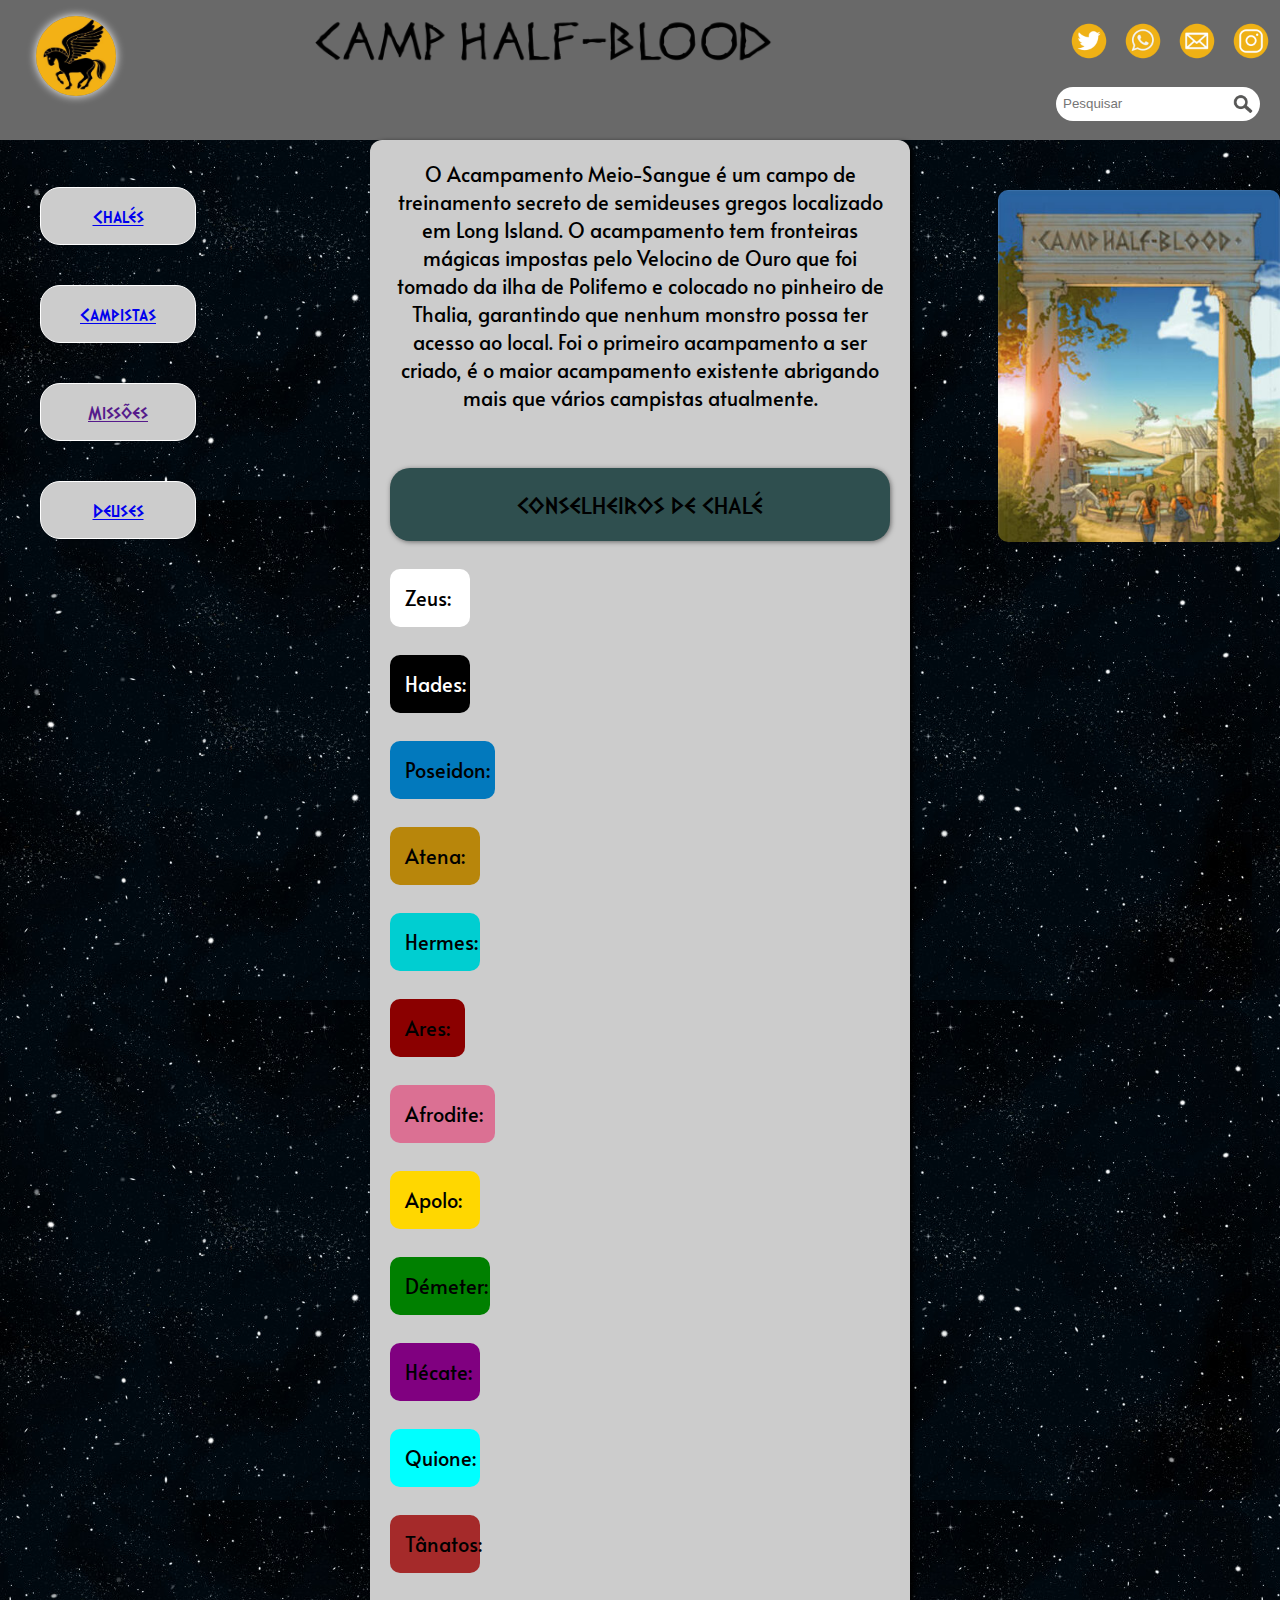
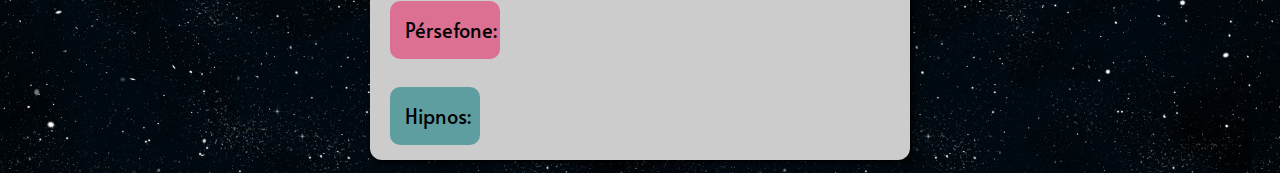
<file: index.html>
<!DOCTYPE html>
    <html lang="pt-br">
        <head>
            <meta charset="utf-8">
            <title>Camp Half-Blood</title>
            <link rel="stylesheet" type="text/css" href="css/main.css">
            <link rel="icon" href="img/logo2.jpg">
            <link href="https://fonts.googleapis.com/css2?family=Alata&display=swap" rel="stylesheet" href="css/main.css">
        </head>
        <body>
            <header class="menu-principal">
                <main>
                    <div class="header1">   
                        <img src="img/nome.png" width="40%" height="40%">            
                        <div class="logo"> 
                            <img class="imagem" src="img/logo2.jpg" width="80" height="80">   
                        </div>
                        <div class="contato">
                        <ul>
                            <li> 
                                <a target="blank" href="https://twitter.com/thecamphalfb"><img class="imagem2" src="img/tt.png" width="50" height="50"></a>
                            </li>
                            <li>
                                <a target="blank" href="https://wa.me/5584991492560"><img class="imagem2" src="img/wpp.png" width="50" height="50"></a>
                            </li>
                            <li>
                                <a target="blank" href="https://mail.google.com/mail/u/0/?tab=km#inbox"><img class="imagem2" src="img/email.png" width="50" height="50"></a>
                            </li>
                            <li>
                                <a target="blank" href="https://instagram.com/semideusas_chb?igshid=15n0n7jug64p"><img class="imagem2" src="img/insta.png" width="50" height="50"></a>
                            </li>
                        </ul>
                        </div>
                        <div class="busca">
                            <input placeholder="Pesquisar" type="text"/>
                        </div>
                    </div>
                    <div class="botoes">
                        <ul>
                            <div class="dis">
                              <li> <a class="b1" href="html/CHA.html">Chalés</a> </li>
                                <li> <a class="b1" href="html/campistas.html">Campistas</a> </li>
                                <li> <a class="b1" href="">Missões</a> </li>
                                <li> <a class="b1" href="html/GODS.html">Deuses</a></li>  
                            </div>
                        </ul>
                    </div>
                </main>
            </header>

            <header>
                <main>
                    
                   <div>
                        <img class="camp" src="img/Module_300_char_camp.jpg">
                    </div>
                    <div class="header2">
                        <div>O Acampamento Meio-Sangue é um campo de treinamento secreto de 
                            semideuses gregos localizado em Long Island.
                            O acampamento tem fronteiras mágicas impostas pelo Velocino de 
                            Ouro que foi tomado da ilha de Polifemo e colocado no pinheiro de 
                            Thalia, garantindo que nenhum monstro possa ter acesso ao local. 
                            Foi o primeiro acampamento a ser criado, é o maior acampamento 
                            existente abrigando mais que vários campistas atualmente.
                        </div>
                        <br><br>
                        <div class="cons">CONSELHEIROS DE CHALÉ</div>
                        <br>
                        <div class="zeus">Zeus:</div><br>
                        <div class="hades">Hades:</div><br>
                        <div class="poseidon">Poseidon:</div><br>
                        <div class="atena">Atena:</div><br>
                        <div class="hermes">Hermes:</div><br>
                        <div class="ares">Ares:</div><br>
                        <div class="afrodite">Afrodite:</div><br>
                        <div class="apolo">Apolo:</div><br>
                        <div class="demeter">Démeter:</div><br>
                        <div class="hecate">Hécate:</div><br>
                        <div class="quione">Quione:</div><br>
                        <div class="tanatos">Tânatos:</div><br>
                        <div class="persefone">Pérsefone:</div><br>
                        <div class="hipnos">Hipnos:</div><br>
                    </div>
                </main>
            </header>
        </body>
    </html>
</file>
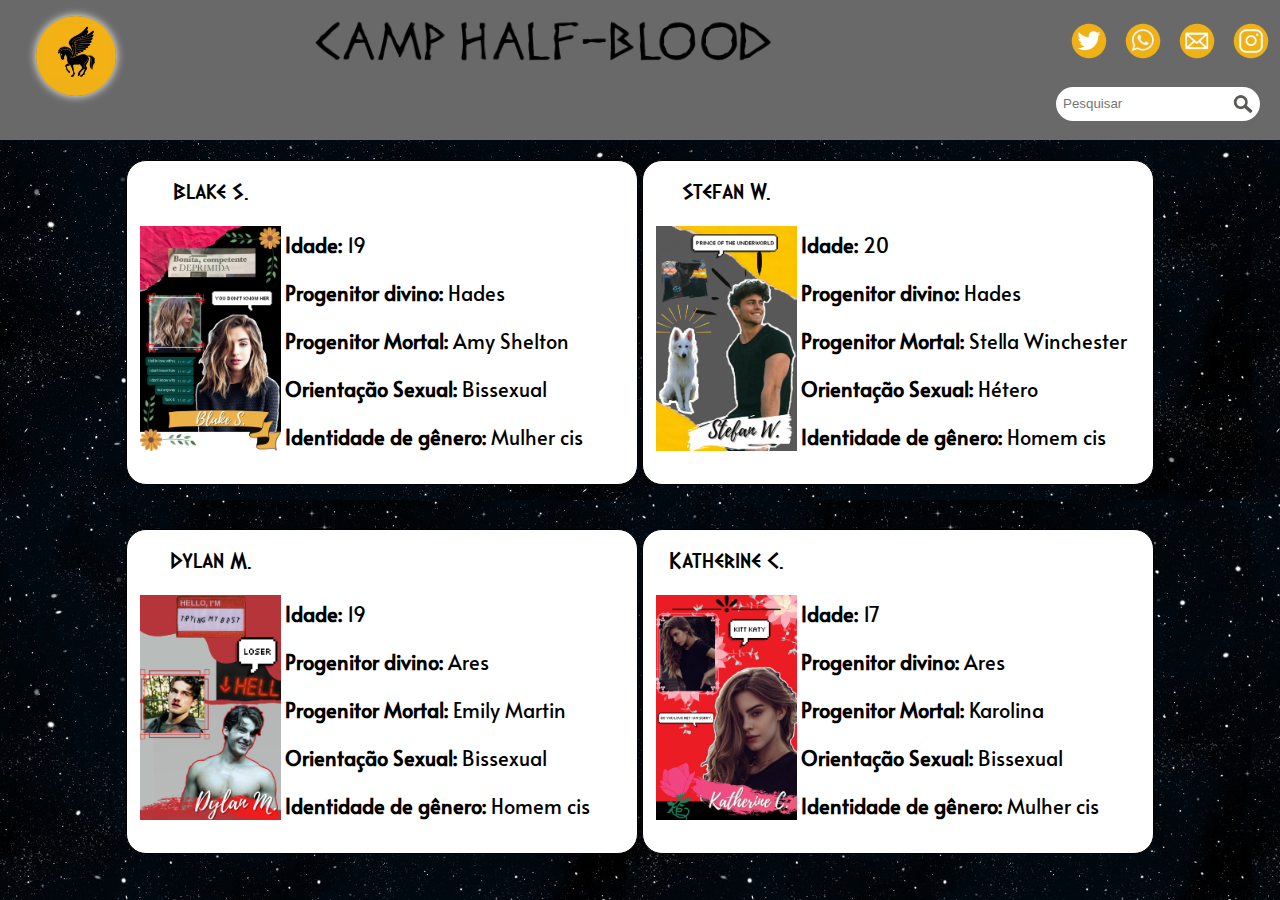
<file: html/campistas.html>
<!DOCTYPE html>
    <html lang="pt-br">
        <head>
            <meta charset="utf-8">
            <title>Campistas</title>
            <link rel="icon" href="../img/logo2.jpg">
            <link rel="stylesheet" href="../css/campistas.css">
            <link href="https://fonts.googleapis.com/css2?family=Alata&display=swap" rel="stylesheet" href="../css/campistas.css">
        </head>
        <body>
            <header class="menu-principal">
                <main>
                    <div class="header1">   
                        <img src="../img/nome.png" width="40%" height="40%">            
                        <div class="logo"> 
                            <img class="imagem" src="../img/meiosangue.jpg" width="80" height="80">   
                        </div>
                        <div class="contato">
                        <ul>
                            <li> 
                                <a target="blank" href="https://twitter.com/_sxndro"><img class="imagem2" src="../img/tt.png" width="50" height="50"></a>
                            </li>
                            <li>
                                <a target="blank" href="https://wa.me/5584991492560"><img class="imagem2" src="../img/wpp.png" width="50" height="50"></a>
                            </li>
                            <li>
                                <a target="blank" href="https://mail.google.com/mail/u/0/?tab=km#inbox"><img class="imagem2" src="../img/email.png" width="50" height="50"></a>
                            </li>
                            <li>
                                <a target="blank" href="https://instagram.com/semideusas_chb?igshid=15n0n7jug64p"><img class="imagem2" src="../img/insta.png" width="50" height="50"></a>
                            </li>
                        </ul>
                        </div>
                        <div class="busca">
                            <input placeholder="Pesquisar" type="text"/>
                        </div>
                    </div>
                </main>
            </header>
            <header>
                <center>
                <div class="fileira">
                    <table class="quadro">
                        <tr><td class="nome">Blake S.</td></tr>
                        <tr>
                            <td><img class="img" width="141px" height="225px" src="../img/personagens/BlakeAes.png"></td>
                            <td class="descri">
                                <p><b>Idade:</b> 19</p>
                                <p><b>Progenitor divino:</b> Hades</p>
                                <p><b>Progenitor Mortal:</b> Amy Shelton</p>
                                <p><b>Orientação Sexual:</b> Bissexual</p>
                                <p><b>Identidade de gênero:</b> Mulher cis</p>
                            </td>
                        </tr>
                    </table>
                    <table class="quadro">
                        <tr><td class="nome">Stefan W.</td></tr>
                        <tr>
                            <td><img class="img" width="141px" height="225px" src="../img/personagens/Stefan (1).png"></td>
                            <td class="descri">
                                <p><b>Idade:</b> 20</p>
                                <p><b>Progenitor divino:</b> Hades</p>
                                <p><b>Progenitor Mortal:</b> Stella Winchester</p>
                                <p><b>Orientação Sexual:</b> Hétero</p>
                                <p><b>Identidade de gênero:</b> Homem cis</p>
                            </td>
                        </tr>
                    </table>
                    <table class="quadro">
                        <tr><td class="nome">Dylan M.</td></tr>
                        <tr>
                            <td><img class="img" width="141px" height="225px" src="../img/personagens/Blake (1).png"></td>
                            <td class="descri">
                                <p><b>Idade:</b> 19</p>
                                <p><b>Progenitor divino:</b> Ares</p>
                                <p><b>Progenitor Mortal:</b> Emily Martin</p>
                                <p><b>Orientação Sexual:</b> Bissexual</p>
                                <p><b>Identidade de gênero:</b> Homem cis</p>
                            </td>
                        </tr>
                    </table>
                    <table class="quadro">
                        <tr><td class="nome">Katherine C.</td></tr>
                        <tr>
                            <td><img class="img" width="141px" height="225px" src="../img/personagens/Stefan (2).png"></td>
                            <td class="descri">
                                <p><b>Idade:</b> 17</p>
                                <p><b>Progenitor divino:</b> Ares</p>
                                <p><b>Progenitor Mortal:</b> Karolina </p>
                                <p><b>Orientação Sexual:</b> Bissexual</p>
                                <p><b>Identidade de gênero:</b> Mulher cis</p>
                            </td>
                        </tr>
                    </table>
                </div>
            </center>
            </header>
</file>
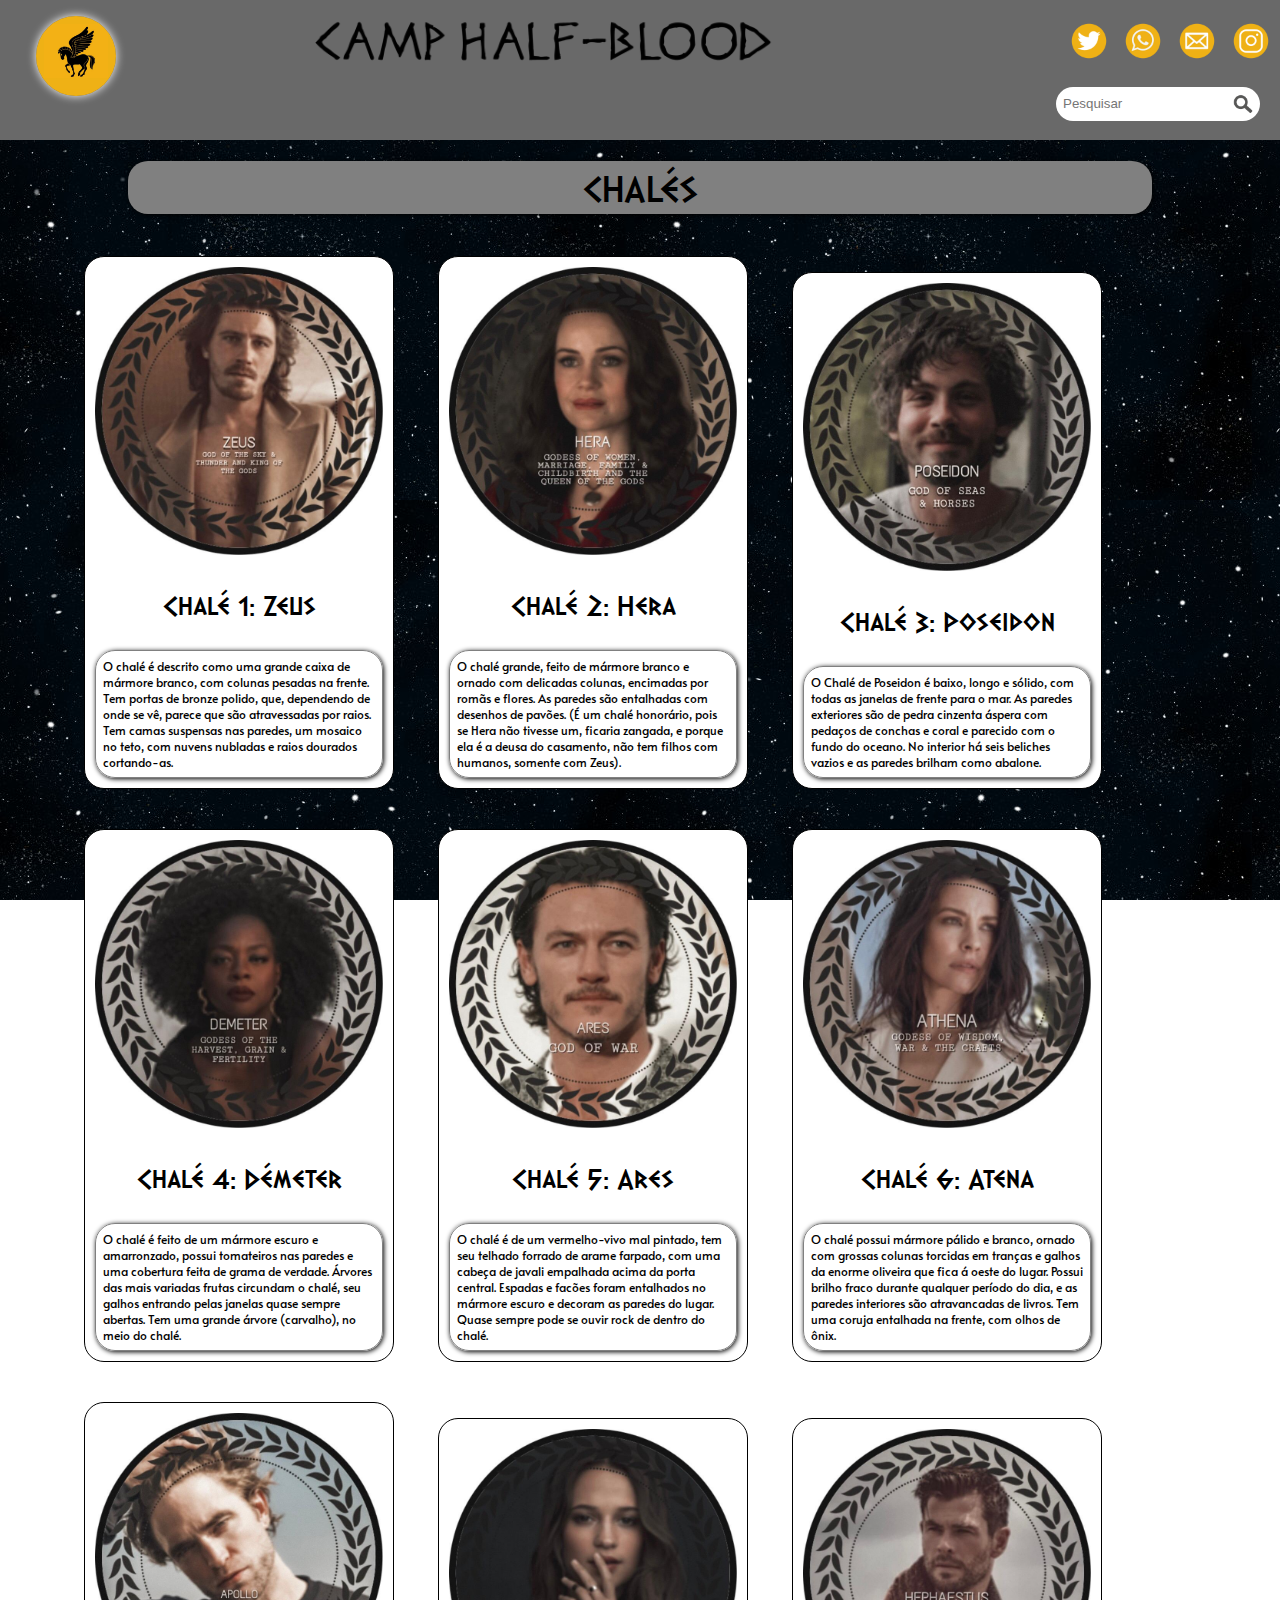
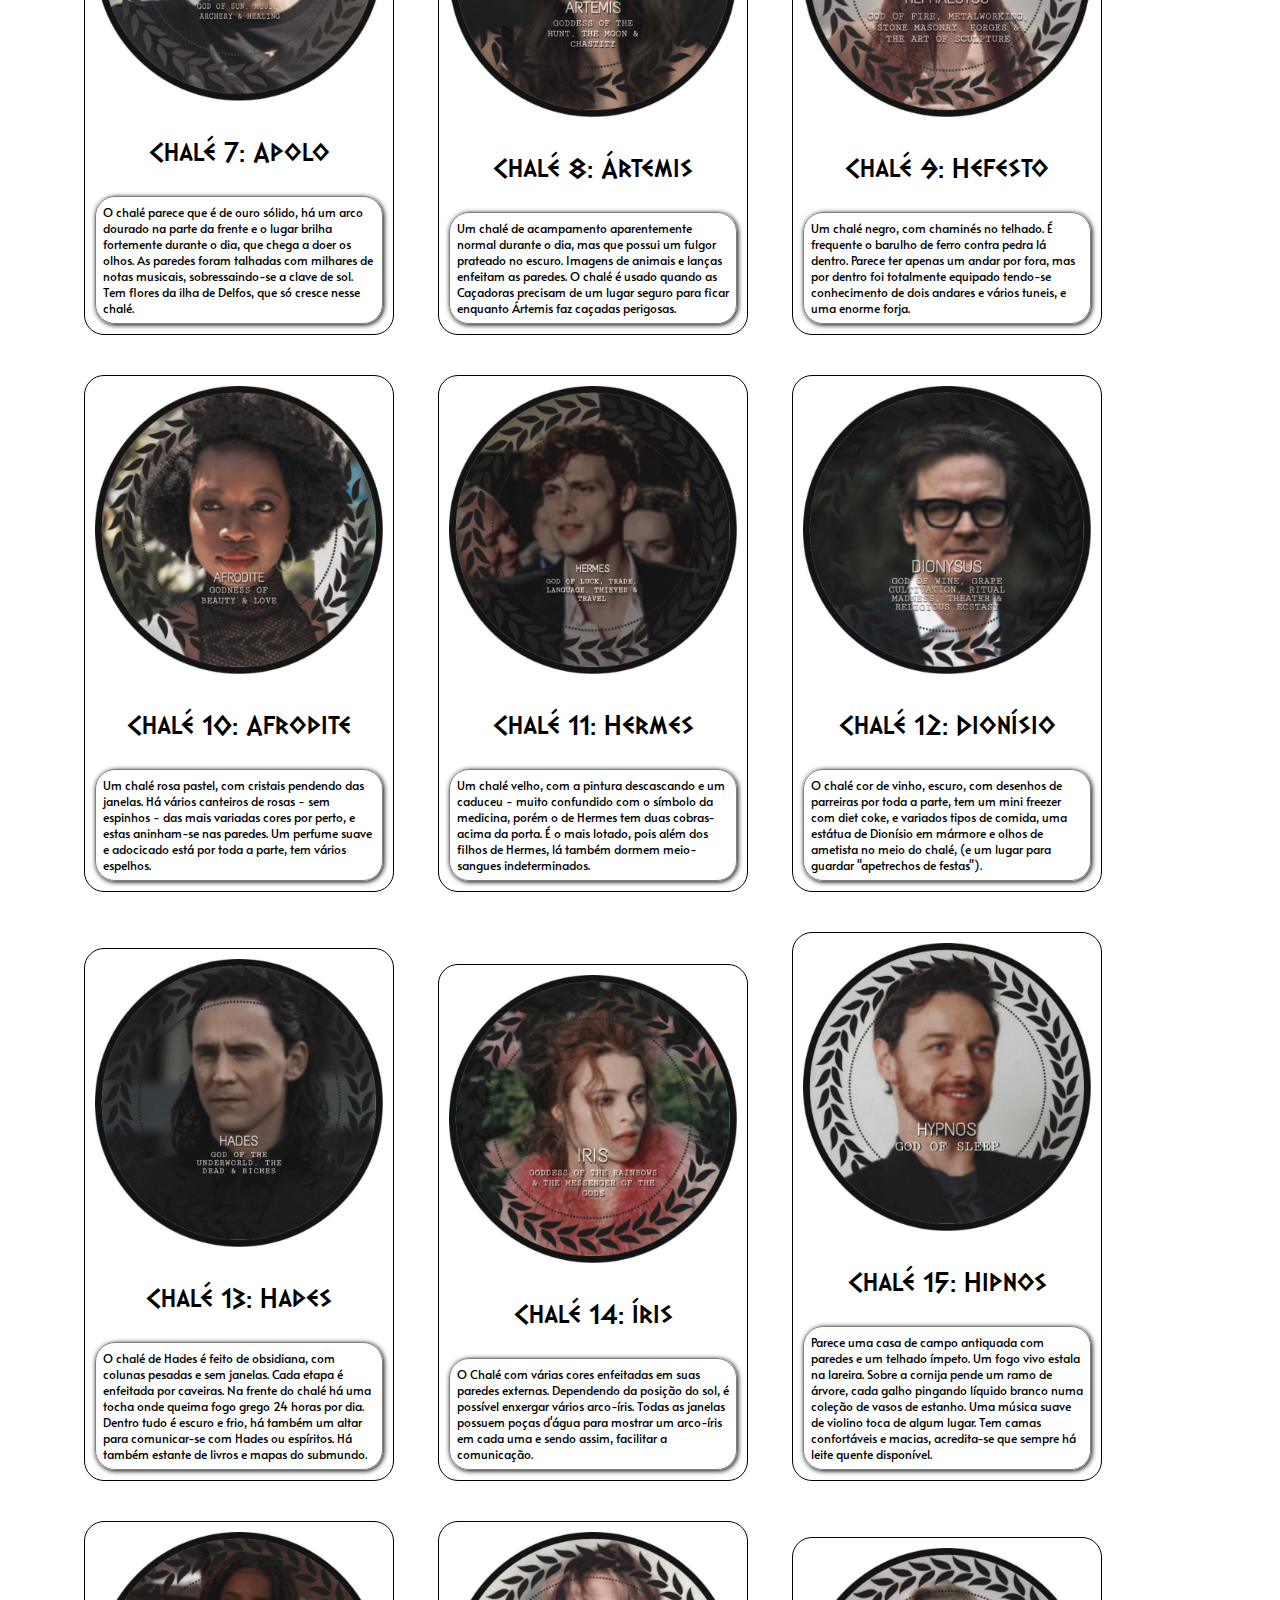
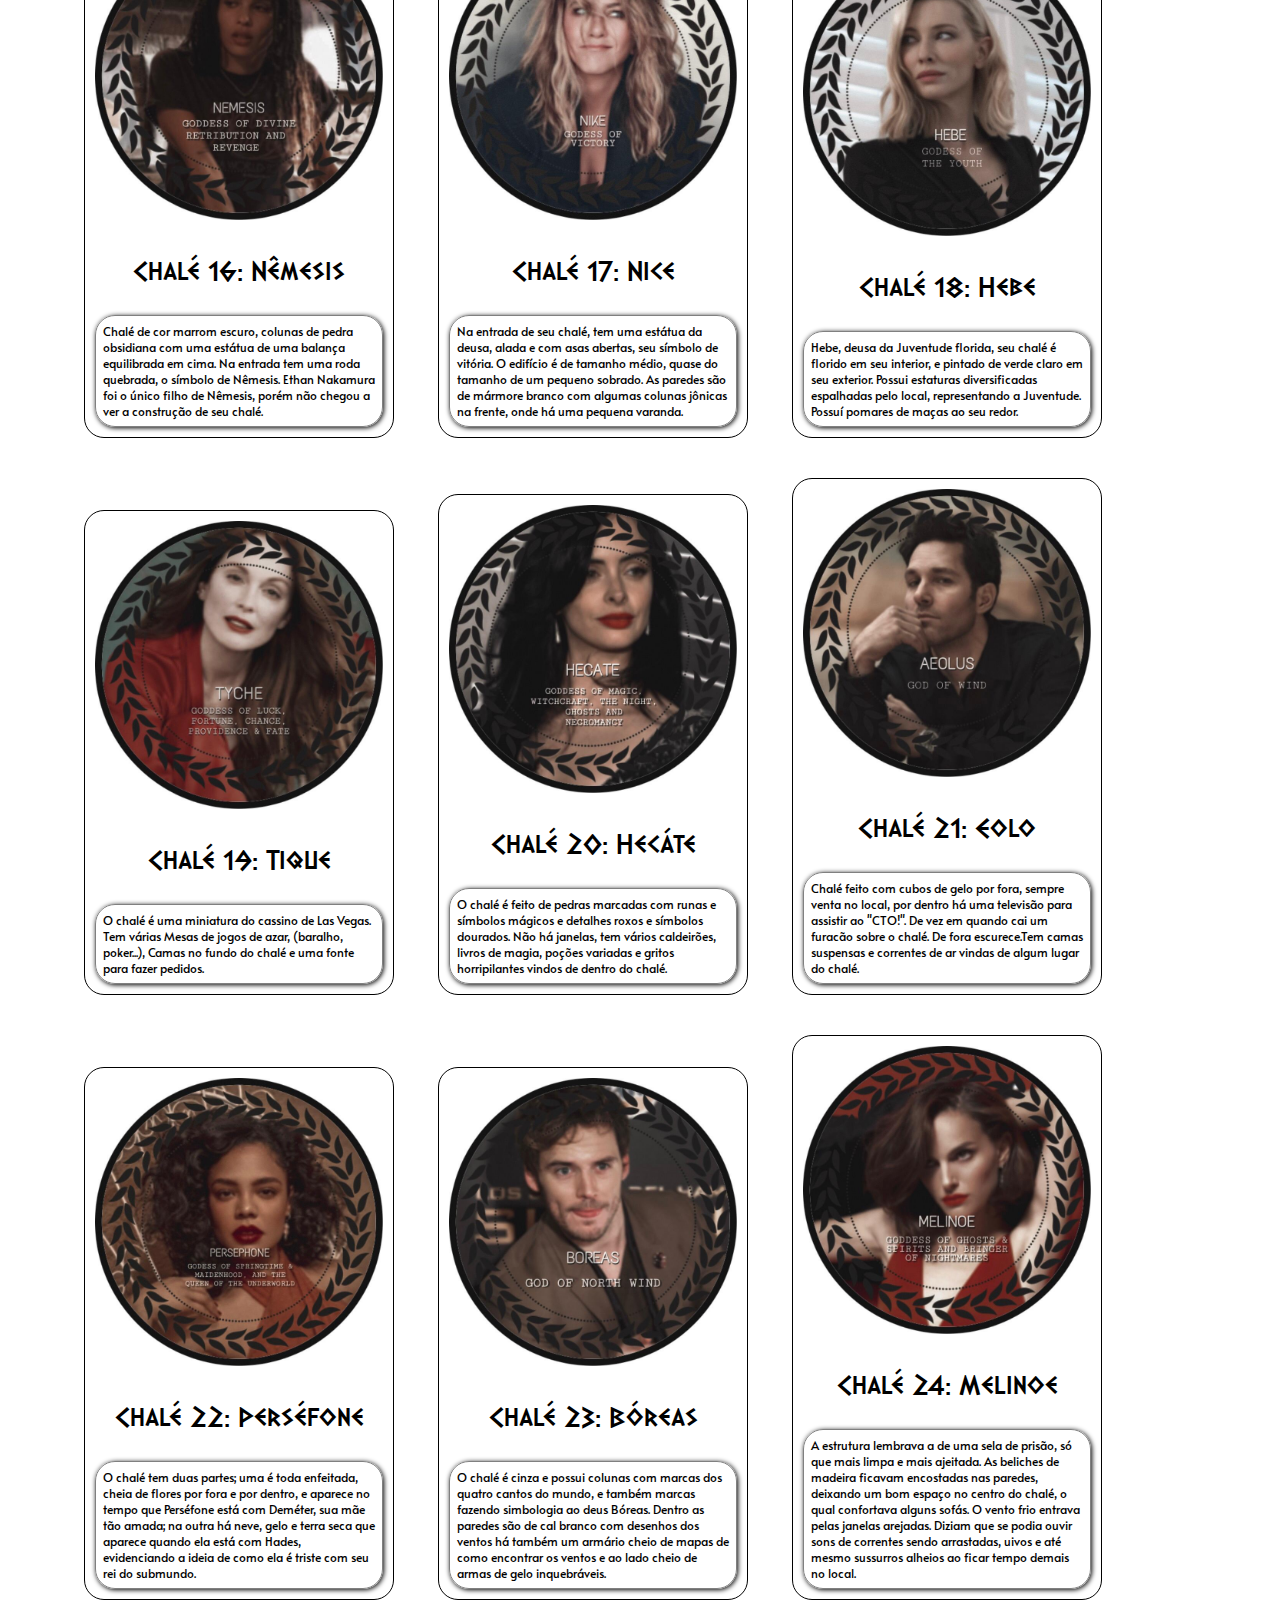
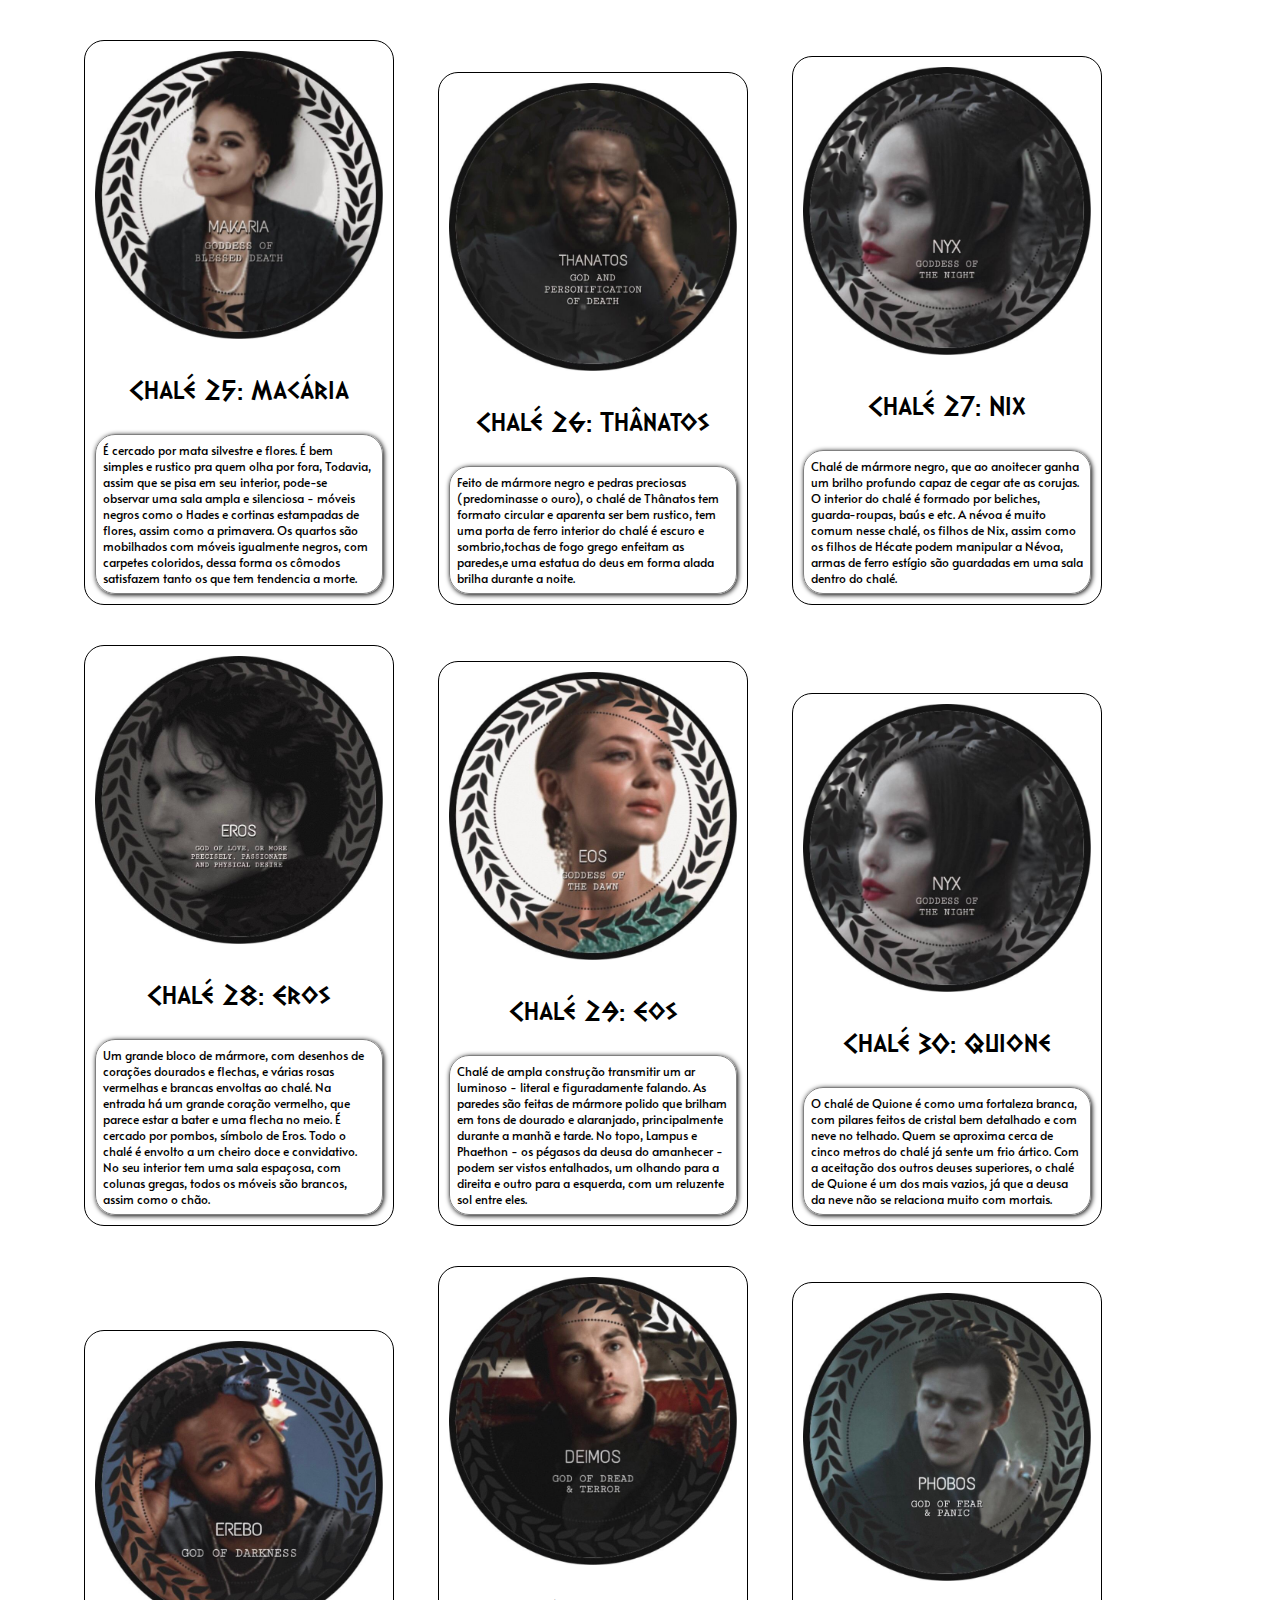
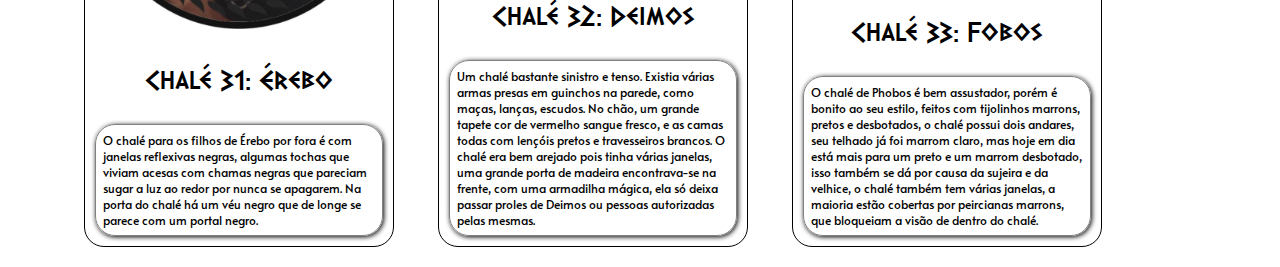
<file: html/CHA.html>
<!DOCTYPE html>
    <html lang="pt-br">
        <head>
            <meta charset="utf-8">
            <title>Chalés</title>
            <link rel="icon" href="../img/logo2.jpg">
            <link rel="stylesheet" href="../css/main2.css">
            <link href="https://fonts.googleapis.com/css2?family=Alata&display=swap" rel="stylesheet" href="../css/main2.css">
        </head>
        <body>
            <header class="menu-principal">
                <main>
                    <div class="header1">   
                        <img src="../img/nome.png" width="40%" height="40%">            
                        <div class="logo"> 
                            <img class="imagem" src="../img/meiosangue.jpg" width="80" height="80">   
                        </div>
                        <div class="contato">
                        <ul>
                            <li> 
                                <a target="blank" href="https://twitter.com/_sxndro"><img class="imagem2" src="../img/tt.png" width="50" height="50"></a>
                            </li>
                            <li>
                                <a target="blank" href="https://wa.me/5584991492560"><img class="imagem2" src="../img/wpp.png" width="50" height="50"></a>
                            </li>
                            <li>
                                <a target="blank" href="https://mail.google.com/mail/u/0/?tab=km#inbox"><img class="imagem2" src="../img/email.png" width="50" height="50"></a>
                            </li>
                            <li>
                                <a target="blank" href="https://instagram.com/semideusas_chb?igshid=15n0n7jug64p"><img class="imagem2" src="../img/insta.png" width="50" height="50"></a>
                            </li>
                        </ul>
                        </div>
                        <div class="busca">
                            <input placeholder="Pesquisar" type="text"/>
                        </div>
                    </div>
                </main>
            </header>
            <header>
                <main>
                    <center>
                    <div class="titulo"><h1>CHALÉS</h1></div>
                    </center>
                    <div class="fileira">
                        <div class="deuses">
                            <img src="../img/deuses/zeus.jpeg" width="100%" height="100%">
                            <center><h3>Chalé 1: Zeus</h3></center>
                            <div class="texto">
                            O chalé é descrito como uma grande caixa de 
                            mármore branco, com colunas pesadas na frente. 
                            Tem portas de bronze polido, que, dependendo de 
                            onde se vê, parece que são atravessadas por raios. 
                            Tem camas suspensas nas paredes, um mosaico no 
                            teto, com nuvens nubladas e raios dourados cortando-as.
                            </div>
                        </div>   
                        <div class="deuses">
                            <img src="../img/deuses/hera.jpeg" width="100%" height="100%">
                            <center><h3>Chalé 2: Hera</h3></center>
                            <div class="texto">
                                O chalé grande, feito de mármore branco e ornado com delicadas 
                                colunas, encimadas por romãs e flores. As paredes são entalhadas 
                                com desenhos de pavões. (É um chalé honorário, pois se Hera não 
                                tivesse um, ficaria zangada, e porque ela é a deusa do casamento, 
                                não tem filhos com humanos, somente com Zeus).
                            </div>
                        </div>
                        <div class="deuses">
                            <img src="../img/deuses/poseidon.jpeg" width="100%" height="100%">
                            <center><h3>Chalé 3: Poseidon</h3></center>
                            <div class="texto">
                                O Chalé de Poseidon é baixo, longo e sólido, com todas 
                                as janelas de frente para o mar. As paredes exteriores são 
                                de pedra cinzenta áspera com pedaços de conchas e coral e 
                                parecido com o fundo do oceano. No interior há seis beliches 
                                vazios e as paredes brilham como abalone.
                            </div>
                        </div>
                    </div>
                    <div class="fileira">
                        <div class="deuses">
                            <img src="../img/deuses/demeter.jpeg" width="100%" height="100%">
                            <center><h3>Chalé 4: Démeter</h3></center>
                            <div class="texto">
                                O chalé é feito de um mármore escuro e amarronzado, possui 
                                tomateiros nas paredes e uma cobertura feita de grama de verdade. 
                                Árvores das mais variadas frutas circundam o chalé, seu galhos 
                                entrando pelas janelas quase sempre abertas. Tem uma grande árvore 
                                (carvalho), no meio do chalé.
                            </div>
                        </div>
                        <div class="deuses">
                            <img src="../img/deuses/ares.jpeg" width="100%" height="100%">
                            <center><h3>Chalé 5: Ares</h3></center>
                            <div class="texto">
                                O chalé é de um vermelho-vivo mal pintado, tem seu 
                                telhado forrado de arame farpado, com uma cabeça de 
                                javali empalhada acima da porta central. Espadas e 
                                facões foram entalhados no mármore escuro e decoram 
                                as paredes do lugar. Quase sempre pode se ouvir rock 
                                de dentro do chalé.
                            </div>
                        </div>
                        <div class="deuses">
                            <img src="../img/deuses/atena.jpeg" width="100%" height="100%">
                            <center><h3>Chalé 6: Atena</h3></center>
                            <div class="texto">
                                O chalé possui mármore pálido e branco, ornado 
                                com grossas colunas torcidas em tranças e
                                galhos da enorme oliveira que fica á oeste do lugar. 
                                Possui brilho fraco durante qualquer período do dia, 
                                e as paredes interiores são atravancadas de livros. 
                                Tem uma coruja entalhada na frente, com olhos de ônix.
                            </div>
                        </div>
                    </div>
                    <div class="fileira">
                        <div class="deuses">
                            <img src="../img/deuses/apolo.jpeg" width="100%" height="100%">
                            <center><h3>Chalé 7: Apolo</h3></center>
                            <div class="texto">
                                O chalé parece que é de ouro sólido, há um arco dourado na parte 
                                da frente e o lugar brilha fortemente durante o dia, que chega a 
                                doer os olhos. As paredes foram talhadas com milhares de notas 
                                musicais, sobressaindo-se a clave de sol. Tem flores da ilha de 
                                Delfos, que só cresce nesse chalé.
                            </div>
                        </div>
                        <div class="deuses">
                            <img src="../img/deuses/artemis.jpeg" width="100%" height="100%">
                            <center><h3>Chalé 8: Ártemis</h3></center>
                            <div class="texto">
                                Um chalé de acampamento aparentemente normal durante o dia, mas 
                                que possui um fulgor prateado no escuro. Imagens de animais e 
                                lanças enfeitam as paredes. O chalé é usado quando as Caçadoras 
                                precisam de um lugar seguro para ficar enquanto Ártemis faz caçadas 
                                perigosas.
                            </div>
                        </div>
                        <div class="deuses">
                            <img src="../img/deuses/hefesto.jpeg" width="100%" height="100%">
                            <center><h3>Chalé 9: Hefesto</h3></center>
                            <div class="texto">
                                Um chalé negro, com chaminés no telhado. É frequente o 
                                barulho de ferro contra pedra lá dentro. Parece ter apenas 
                                um andar por fora, mas por dentro foi totalmente equipado 
                                tendo-se conhecimento de dois andares e vários tuneis, e 
                                uma enorme forja.
                            </div>
                        </div>
                    </div>
                    <div class="fileira">
                        <div class="deuses">
                            <img src="../img/deuses/afrodite.jpeg" width="100%" height="100%">
                            <center><h3>Chalé 10: Afrodite</h3></center>
                            <div class="texto">
                                Um chalé rosa pastel, com cristais pendendo das janelas. 
                                Há vários canteiros de rosas - sem espinhos - das mais variadas 
                                cores por perto, e estas aninham-se nas paredes. Um perfume 
                                suave e adocicado está por toda a parte, tem vários espelhos.
                            </div>
                        </div>
                        <div class="deuses">
                            <img src="../img/deuses/hermes.jpeg" width="100%" height="100%">
                            <center><h3>Chalé 11: Hermes</h3></center>
                            <div class="texto">
                                Um chalé velho, com a pintura descascando 
                                e um caduceu - muito confundido com o símbolo da medicina, porém 
                                o de Hermes tem duas cobras- acima da porta. É 
                                o mais lotado, pois além dos filhos de Hermes, lá também dormem 
                                meio-sangues indeterminados.
                            </div>
                        </div>
                        <div class="deuses">
                            <img src="../img/deuses/dionisios.jpeg" width="100%" height="100%">
                            <center><h3>Chalé 12: Dionísio</h3></center>
                            <div class="texto">
                                O chalé cor de vinho, escuro, com desenhos de parreiras por 
                                toda a parte, tem um mini freezer com diet coke, e variados 
                                tipos de comida, uma estátua de Dionísio em mármore e olhos 
                                de ametista no meio do chalé, (e um lugar para guardar "apetrechos de festas").
                            </div>
                        </div>
                    </div>
                    <div class="fileira">
                            <div class="deuses">
                                <img src="../img/deuses/hades.jpeg" width="100%" height="100%">
                                <center><h3>Chalé 13: Hades</h3></center>
                                <div class="texto">
                                    O chalé de Hades é feito de obsidiana, com colunas pesadas 
                                    e sem janelas. Cada etapa é enfeitada por caveiras. Na frente 
                                    do chalé há uma tocha onde queima fogo grego 24 horas por dia. 
                                    Dentro tudo é escuro e frio, há também um altar para comunicar-se 
                                    com Hades ou espíritos. Há também estante de livros e mapas do submundo.
                                </div>
                            </div>
                            <div class="deuses">
                                <img src="../img/deuses/Iris.jpeg" width="100%" height="100%">
                                <center><h3>Chalé 14: íris</h3></center>
                                <div class="texto">
                                    O Chalé com várias cores enfeitadas em suas paredes externas. 
                                    Dependendo da posição do sol, é possível enxergar vários arco-íris. 
                                    Todas as janelas possuem poças d'água para mostrar um arco-íris em cada uma
                                    e sendo assim, facilitar a comunicação.
                                </div>
                            </div>
                            <div class="deuses">
                                <img src="../img/deuses/Hipnos.jpeg" width="100%" height="100%">
                                <center><h3>Chalé 15: Hipnos</h3></center>
                                <div class="texto">
                                    Parece uma casa de campo antiquada com paredes e um telhado ímpeto. 
                                    Um fogo vivo estala na lareira. Sobre a cornija pende um ramo de árvore, cada 
                                    galho pingando líquido branco numa coleção de vasos de estanho. Uma música 
                                    suave de violino toca de algum lugar. Tem camas confortáveis e macias, acredita-se 
                                    que sempre há leite quente disponível.
                                </div>
                            </div>
                    </div>
                    <div class="fileira">
                        <div class="deuses">
                            <img src="../img/deuses/Nemesis.jpeg" width="100%" height="100%">
                            <center><h3>Chalé 16: Nêmesis</h3></center>
                            <div class="texto">
                                Chalé de cor marrom escuro, colunas de pedra obsidiana com uma 
                                estátua de uma balança equilibrada em cima. Na entrada tem uma 
                                roda quebrada, o símbolo de Nêmesis. Ethan Nakamura foi o único
                                filho de Nêmesis, porém não chegou a ver a construção de seu chalé.
                            </div>
                        </div>
                        <div class="deuses">
                            <img src="../img/deuses/nice.jpeg" width="100%" height="100%">
                            <center><h3>Chalé 17: Nice</h3></center>
                            <div class="texto">
                                Na entrada de seu chalé, tem uma estátua da deusa, alada e com 
                                asas abertas, seu símbolo de vitória. O edifício é de tamanho 
                                médio, quase do tamanho de um pequeno sobrado. As paredes são 
                                de mármore branco com algumas colunas jônicas na frente, onde 
                                há uma pequena varanda.
                            </div>
                        </div>
                        <div class="deuses">
                            <img src="../img/deuses/hebe.jpeg" width="100%" height="100%">
                            <center><h3>Chalé 18: Hebe</h3></center>
                            <div class="texto">
                                Hebe, deusa da Juventude florida, seu chalé é florido em seu 
                                interior, e pintado de verde claro em seu exterior. Possui 
                                estaturas diversificadas espalhadas pelo local, representando 
                                a Juventude. Possuí pomares de maças ao seu redor.
                            </div>
                        </div>
                    </div>
                    <div class="fileira">
                        <div class="deuses">
                            <img src="../img/deuses/tique.jpeg" width="100%" height="100%">
                            <center><h3>Chalé 19: Tique</h3></center>
                            <div class="texto">
                                O chalé é uma miniatura do cassino de Las Vegas. Tem várias 
                                Mesas de jogos de azar, (baralho, poker...), Camas no fundo 
                                do chalé e uma fonte para fazer pedidos.
                            </div>
                        </div>
                        <div class="deuses">
                            <img src="../img/deuses/hecate.jpeg" width="100%" height="100%">
                            <center><h3>Chalé 20: Hecáte</h3></center>
                            <div class="texto">
                                O chalé é feito de pedras marcadas com runas e símbolos 
                                mágicos e detalhes roxos e símbolos dourados. Não há janelas, 
                                tem vários caldeirões, livros de magia, poções variadas e gritos 
                                horripilantes vindos de dentro do chalé.
                            </div>
                        </div>
                        <div class="deuses">
                            <img src="../img/deuses/eolo.jpeg" width="100%" height="100%">
                            <center><h3>Chalé 21: Eolo</h3></center>
                            <div class="texto">
                                Chalé feito com cubos de gelo por fora, sempre venta no local, 
                                por dentro há uma televisão para assistir ao "CTO!". De vez em 
                                quando cai um furacão sobre o chalé. De fora escurece.Tem camas 
                                suspensas e correntes de ar vindas de algum lugar do chalé.
                            </div>
                        </div>
                    </div>
                    <div class="fileira">
                        <div class="deuses">
                            <img src="../img/deuses/persefone.jpeg" width="100%" height="100%">
                            <center><h3>Chalé 22: Perséfone</h3></center>
                            <div class="texto">
                                O chalé tem duas partes; uma é toda enfeitada, cheia de flores 
                                por fora e por dentro, e aparece no tempo que Perséfone está com 
                                Deméter, sua mãe tão amada; na outra há neve, gelo e terra seca que aparece quando 
                                ela está com Hades, evidenciando a ideia de como ela é triste com seu rei do
                                submundo.
                            </div>
                        </div>
                        <div class="deuses">
                            <img src="../img/deuses/boreas.jpeg" width="100%" height="100%">
                            <center><h3>Chalé 23: Bóreas</h3></center>
                            <div class="texto">
                                O chalé é cinza e possui colunas com marcas dos quatro cantos do mundo, e também marcas
                                fazendo simbologia ao deus Bóreas. Dentro as paredes são de cal branco com desenhos dos ventos
                                há também um armário cheio de mapas de como encontrar os ventos e ao lado cheio de 
                                armas de gelo inquebráveis.
                            </div>
                        </div>
                        <div class="deuses">
                            <img src="../img/deuses/melinoe.jpeg" width="100%" height="100%">
                            <center><h3>Chalé 24: Melinoe</h3></center>
                            <div class="texto">
                                A estrutura lembrava a de uma sela de prisão, só que mais limpa e mais 
                                ajeitada. As beliches de madeira ficavam encostadas nas paredes, deixando 
                                um bom espaço no centro do chalé, o qual confortava alguns sofás. O vento 
                                frio entrava pelas janelas arejadas. Diziam que se podia ouvir sons de 
                                correntes sendo arrastadas, uivos e até mesmo sussurros alheios ao ficar 
                                tempo demais no local.
                            </div>
                        </div>
                    </div>
                    <div class="fileira">
                        <div class="deuses">
                            <img src="../img/deuses/macaria.jpeg" width="100%" height="100%">
                            <center><h3>Chalé 25: Macária</h3></center>
                            <div class="texto">
                                É cercado por mata silvestre e flores. É bem simples e rustico pra 
                                quem olha por fora, Todavia, assim que se pisa em seu interior, pode-se 
                                observar uma sala ampla e silenciosa - móveis negros como o Hades e 
                                cortinas estampadas de flores, assim como a primavera. Os quartos são 
                                mobilhados com móveis igualmente negros, com carpetes coloridos, dessa 
                                forma os cômodos satisfazem tanto os que tem tendencia a morte.
                            </div>
                        </div>
                        <div class="deuses">
                            <img src="../img/deuses/thanatos.jpeg" width="100%" height="100%">
                            <center><h3>Chalé 26: Thânatos</h3></center>
                            <div class="texto">
                                Feito de mármore negro e pedras preciosas (predominasse o ouro), o chalé de 
                                Thânatos tem formato circular e aparenta ser bem rustico, tem uma porta de 
                                ferro interior do chalé é escuro e sombrio,tochas de fogo grego enfeitam as 
                                paredes,e uma estatua do deus em forma alada brilha durante a noite.
                            </div>
                        </div>
                        <div class="deuses">
                            <img src="../img/deuses/nyx.jpeg" width="100%" height="100%">
                            <center><h3>Chalé 27: Nix</h3></center>
                            <div class="texto">
                                Chalé de mármore negro, que ao anoitecer ganha um brilho profundo capaz de 
                                cegar ate as corujas. O interior do chalé é formado por beliches, guarda-roupas, 
                                baús e etc. A névoa é muito comum nesse chalé, os filhos de Nix, assim como os 
                                filhos de Hécate podem manipular a Névoa, armas de ferro estígio são guardadas 
                                em uma sala dentro do chalé.
                            </div>
                        </div>
                    </div>
                    <div class="fileira">
                        <div class="deuses">
                            <img src="../img/deuses/eros.jpeg" width="100%" height="100%">
                            <center><h3>Chalé 28: Eros</h3></center>
                            <div class="texto">
                                Um grande bloco de mármore, com desenhos de corações dourados e flechas, e 
                                várias rosas vermelhas e brancas envoltas ao chalé. Na entrada há um grande 
                                coração vermelho, que parece estar a bater e uma flecha no meio. É cercado por 
                                pombos, símbolo de Eros. Todo o chalé é envolto a um cheiro doce e convidativo. 
                                No seu interior tem uma sala espaçosa, com colunas gregas, todos os móveis são 
                                brancos, assim como o chão.
                            </div>
                        </div>
                        <div class="deuses">
                            <img src="../img/deuses/eos.jpeg" width="100%" height="100%">
                            <center><h3>Chalé 29: Eos</h3></center>
                            <div class="texto">
                                Chalé de ampla construção transmitir um ar luminoso - literal e figuradamente 
                                falando. As paredes são feitas de mármore polido que brilham em tons de dourado 
                                e alaranjado, principalmente durante a manhã e tarde. No topo, Lampus e Phaethon - 
                                os pégasos da deusa do amanhecer - podem ser vistos entalhados, um olhando para a 
                                direita e outro para a esquerda, com um reluzente sol entre eles. 
                            </div>
                        </div>
                        <div class="deuses">
                            <img src="../img/deuses/nyx.jpeg" width="100%" height="100%">
                            <center><h3>Chalé 30: Quione</h3></center>
                            <div class="texto">
                                O chalé de Quione é como uma fortaleza branca, com pilares feitos de cristal bem 
                                detalhado e com neve no telhado. Quem se aproxima cerca de cinco metros do chalé 
                                já sente um frio ártico. Com a aceitação dos outros deuses superiores, o chalé de 
                                Quione é um dos mais vazios, já que a deusa da neve não se relaciona muito com mortais.
                            </div>
                        </div>
                    </div>
                    <div class="fileira">
                        <div class="deuses">
                            <img src="../img/deuses/erebo.jpeg" width="100%" height="100%">
                            <center><h3>Chalé 31: Érebo</h3></center>
                            <div class="texto">
                                O chalé para os filhos de Érebo por fora é com janelas reflexivas negras, 
                                algumas tochas que viviam acesas com chamas negras que pareciam sugar a luz ao 
                                redor por nunca se apagarem. Na porta do chalé há um véu negro que de longe se 
                                parece com um portal negro.
                            </div>
                        </div>
                        <div class="deuses">
                            <img src="../img/deuses/deimos.jpeg" width="100%" height="100%">
                            <center><h3>Chalé 32: Deimos</h3></center>
                            <div class="texto">
                                Um chalé bastante sinistro e tenso. Existia várias armas presas em guinchos na 
                                parede, como maças, lanças, escudos. No chão, um grande tapete cor de vermelho 
                                sangue fresco, e as camas todas com lençóis pretos e travesseiros brancos. O chalé 
                                era bem arejado pois tinha várias janelas, uma grande porta de madeira encontrava-se 
                                na frente, com uma armadilha mágica, ela só deixa passar proles de Deimos ou pessoas 
                                autorizadas pelas mesmas. 
                            </div>
                        </div>
                        <div class="deuses">
                            <img src="../img/deuses/phobos.jpeg" width="100%" height="100%">
                            <center><h3>Chalé 33: Fobos</h3></center>
                            <div class="texto">
                                O chalé de Phobos é bem assustador, porém é bonito ao seu estilo, feitos com tijolinhos 
                                marrons, pretos e desbotados, o chalé possui dois andares, seu telhado já foi marrom 
                                claro, mas hoje em dia está mais para um preto e um marrom desbotado, isso também se dá 
                                por causa da sujeira e da velhice, o chalé também tem várias janelas, a maioria estão 
                                cobertas por peircianas marrons, que bloqueiam a visão de dentro do chalé.
                            </div>
                        </div>
                    </div>
                </main>
            </header>
        </body>
    </html>
</file>
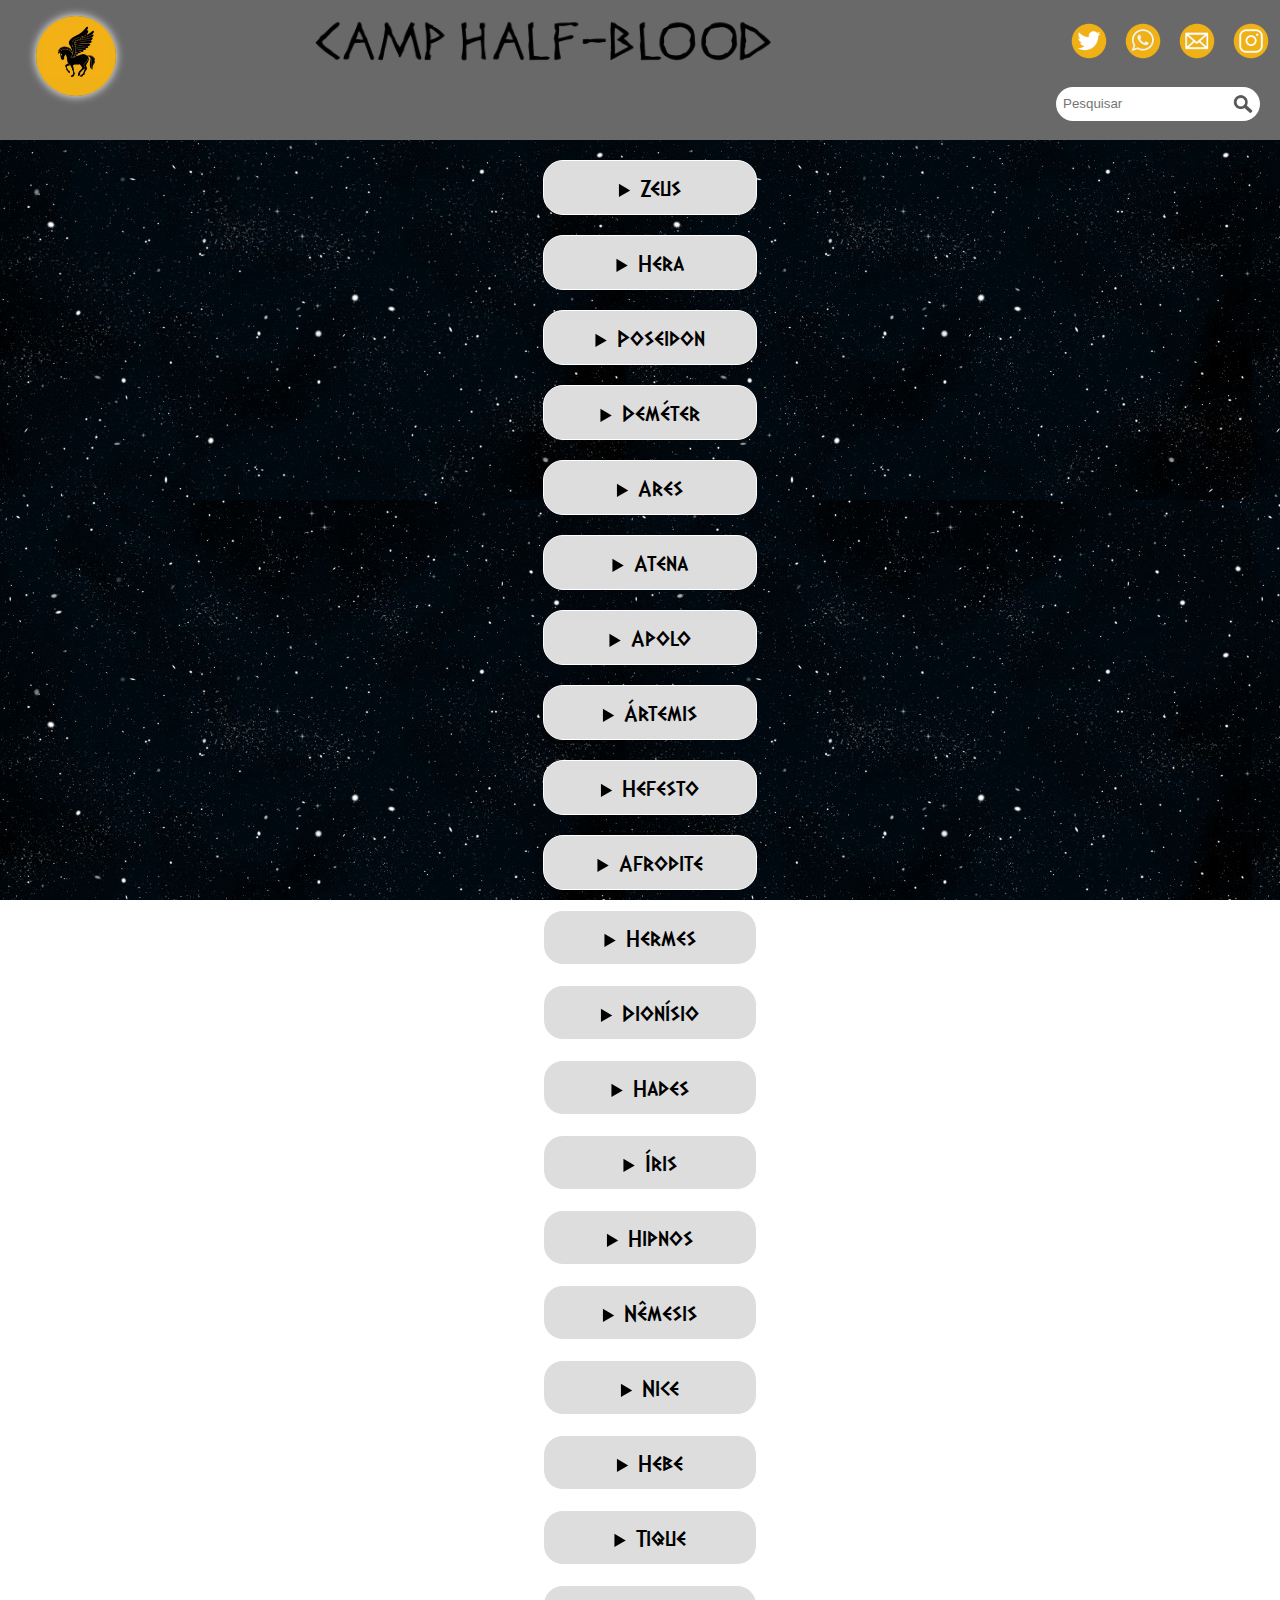
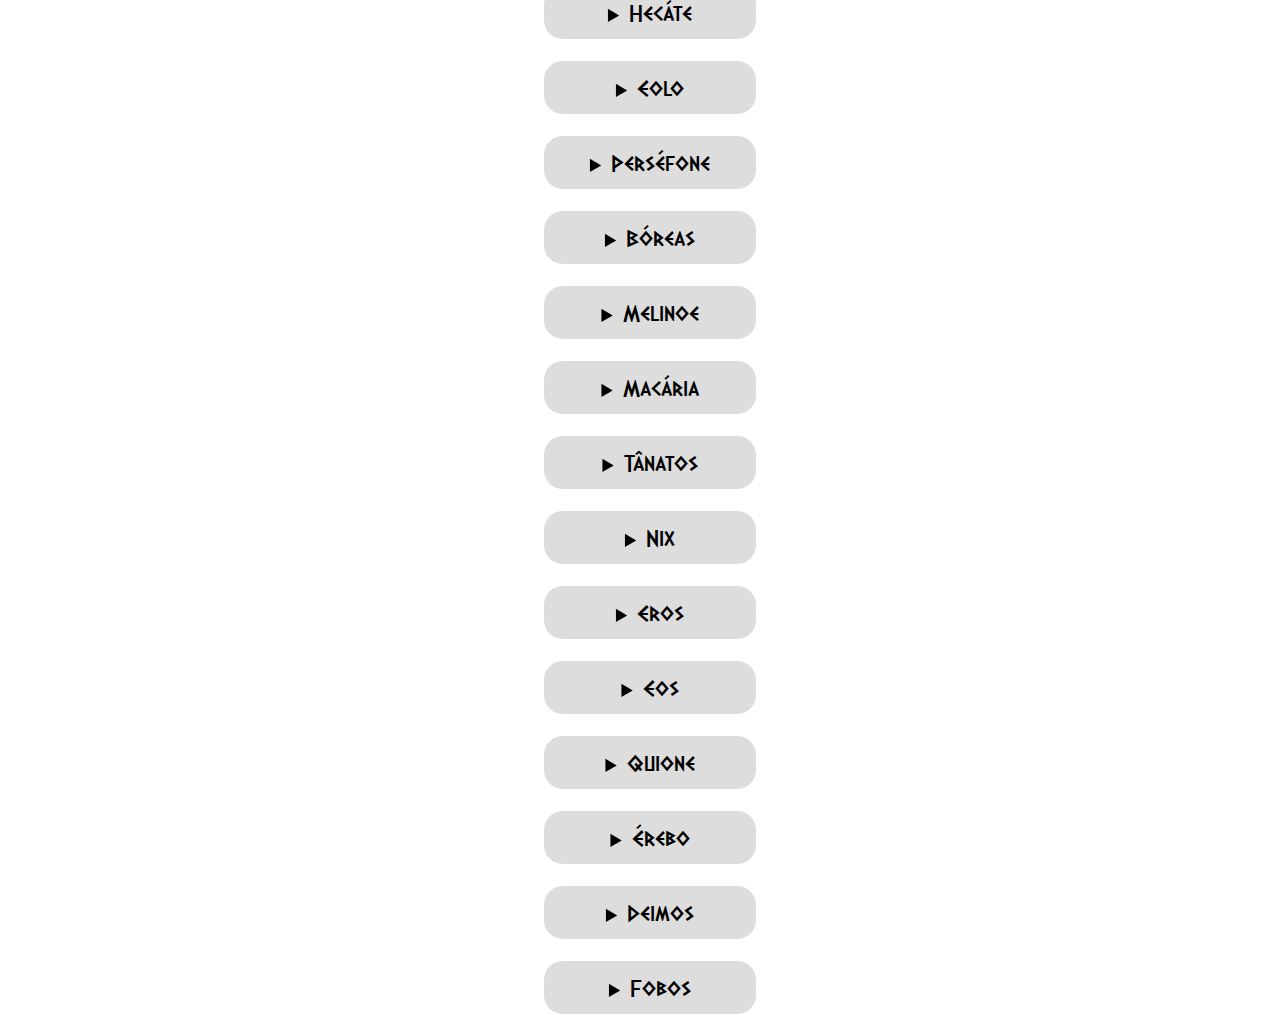
<file: html/GODS.html>
<!DOCTYPE html>
    <html lang="pt-br">
        <head>
            <meta charset="utf-8">
            <title>Deuses</title>
            <link rel="icon" href="../img/logo2.jpg">
            <link rel="stylesheet" href="../css/GODS.css">
            <link href="https://fonts.googleapis.com/css2?family=Alata&display=swap" rel="stylesheet" href="../css/GODS.css">
        </head>
        <body>
            <header class="menu-principal">
                <main>
                    <div class="header1">   
                        <img src="../img/nome.png" width="40%" height="40%">            
                        <div class="logo"> 
                            <img class="imagem" src="../img/meiosangue.jpg" width="80" height="80">   
                        </div>
                        <div class="contato">
                        <ul>
                            <li> 
                                <a target="blank" href="https://twitter.com/_sxndro"><img class="imagem2" src="../img/tt.png" width="50" height="50"></a>
                            </li>
                            <li>
                                <a target="blank" href="https://wa.me/5584991492560"><img class="imagem2" src="../img/wpp.png" width="50" height="50"></a>
                            </li>
                            <li>
                                <a target="blank" href="https://mail.google.com/mail/u/0/?tab=km#inbox"><img class="imagem2" src="../img/email.png" width="50" height="50"></a>
                            </li>
                            <li>
                                <a target="blank" href="https://instagram.com/semideusas_chb?igshid=15n0n7jug64p"><img class="imagem2" src="../img/insta.png" width="50" height="50"></a>
                            </li>
                        </ul>
                        </div>
                        <div class="busca">
                            <input placeholder="Pesquisar" type="text"/>
                        </div>
                    </div>
                </main>
            </header>
            <header>
                <main>
                    <center>
                        <div>
                        <details>
                            <summary class="caixa">Zeus</summary>
                            <center>
                            <div class="bloco">
                                <img class="img" src="../img/deuses/zeus.jpeg" height="20%" width="20%" align="right">
                                <p>Zeus deus dos trovões, senhor do Olimpo, era filho de Cronos e 
                                    Réia. Cronos tinha o hábito de devorar seus próprios filhos 
                                    para que não tomassem seu lugar no trono. Até que Zeus nasceu 
                                    e sua mãe Réia já cansada de tanto sangue e sofrimento deu a 
                                    Cronos uma pedra embrulhada no lugar de Zeus, salvando sua vida. 
                                    Réia decidiu que Zeus seria o ultimo filho e encerraria o reinado 
                                    de sangue e sofrimento e tomaria o trono do pai.</p>
                                <p>Zeus foi criado no bosque de Creta e foi alimentado com mel 
                                    e leite de cabra. E assim quando cresceu foi a caminho do pai para 
                                    combatê-lo, eles viraram grandes inimigos, Zeus obrigou seu pai a engolir 
                                    uma bebida mágica, que restituiu todos os filhos que no passado tinha 
                                    devorado. Foi então que Zeus conheceu seus quatro irmãos: Deméter, Poseidon, 
                                    Héstia e Hades, faltou apenas a Hera que como Zeus foi poupada e não estava ali. 
                                    Zeus ainda liberou ciclopes que deu a ele o Raio. Então após dez anos, que 
                                    foi o tempo que durou a guerra, Zeus subiu ao Olimpo junto com seus irmãos 
                                    Poseidon e Hades que o ajudaram a destruir Cronos, e então comandaram o Céu, 
                                    a Terra e os demais deuses.</p>
                            </div>
                            </center>
                        </details>
                        <details>
                            <summary class="caixa">Hera</summary>
                            <center>
                            <div class="bloco">
                                <img src="../img/deuses/hera.jpeg" width="20%" height="20%" align="right">
                                <p>Deusa do nascimento e do casamento, Hera é o símbolo da monogamia, da 
                                    fidelidade conjugal e da fertilidade. Protetora dos nascimentos e 
                                    das mulheres no casamento, diversos templos foram erguidos em sua homenagem.
                                    É também a rainha do olimpo, filha de Cronos e Réia, 
                                </p>
                                <p>Tem a fama de ser ciumenta com razão, pois Zeus é muito infiel - de todos 
                                    os filhos que Zeus teve, dois foram concebidos em seu casamento com Hera que 
                                    foi Ares (deus da guerra) e Hefesto (deus do fogo). Hera considerava muito o 
                                    casamento e foi muito humilhada por Zeus por suas traições e o que a deixou 
                                    muito triste, foi quando ele sozinho gerou sua filha Atena, mostrando que não 
                                    precisava de Hera nem para conceber um filho.
                                </p>
                            </div>
                            </center>
                        </details>
                        <details>
                            <summary class="caixa">Poseidon</summary>
                            <center>                            
                            <div class="bloco">
                            <img src="../img/deuses/poseidon.jpeg" width="20%" height="20%" align="right"> 
                            <p>Poseidon é o grande rei dos mares, dos oceanos, das tempestades e também dos cavalos 
                                um homem muito forte, com barbas e sempre 
                                representado com seu tridente na mão. Sendo um dos filhos que Réia teve com
                                Cronos.
                            </p>
                            <p>Poseidon era casado com Anfitrite. Quando se conheceram Poseidon se apaixonou por ela, 
                                mas Anfitrite o recusou e Poseidon a obrigou casar-se com ele, porém, ela para não casar, 
                                se escondeu nas profundezas do oceano, só sua mãe sabia onde ela estava. Mas com o tempo 
                                Anfitrite mudou de idéia e foi atrás de Poseidon com quem se casou e ficou sendo a rainha 
                                do oceano. 
                            </p>
                            </div>
                            </center>
                        </details>
                        <details>
                            <summary class="caixa">Deméter</summary>
                            <center>
                            <div class="bloco">
                                <img src="../img/deuses/demeter.jpeg" width="20%" height="20%" align="right">
                                <p>Deméter é considerada a deusa da agricultura na Mitologia Grega, ela era quem 
                                    nutria a terra. Era também considerada como a protetora do casamento, deusa da 
                                    gestação e das leis sagradas. Uma das doze divindades do Olimpo, filha de Cronos e Réia
                                </p>
                                <p>Deméter fez muitas viagens com Dionísio onde ela explicava e ajudava os homens a cuidar de 
                                    suas terras e de suas plantações. Na maioria das vezes que era representada em estátuas ou 
                                    desenhos trazia uma foice em uma mão e na outra mão, espigas e papoulas. Na mitologia romana 
                                    Deméter era conhecida como Ceres.
                                </p>
                            </div>
                            </center>
                        </details>
                        <details>
                            <summary class="caixa">Ares</summary>
                            <center>
                            <div class="bloco">   
                                <img src="../img/deuses/ares.jpeg" width="20%" height="20%" align="right">                        
                                <p>Ares é o deus grego da guerra. Filho de Zeus e Hera, é um dos 12 deuses do Olimpo. 
                                    Amante de Afrodite, a deusa do amor, Ares odiava os pais sendo considerado perigoso 
                                    pelo comportamento insaciável no campo de batalha.
                                </p>
                                <p>Sua beleza física e o comportamento sedutor seriam os elementos que atraíram Afrodite, 
                                    casada com Hefesto. As características o marcaram como amante de muitas mulheres amazonas, 
                                    com quem teve vários filhos mortais.
                                </p>
                                <p>Ares também é considerado um contraste com Atena, que em guerra priorizava a estratégia. 
                                    Está associado à agressão física e à selvageria. Seriam esses os elementos necessários para 
                                    o sucesso bélico. As características são suavizadas para Marte, o equivalente de Ares na 
                                    mitologia romana.
                                </p>
                            </div>
                            </center>
                        </details>
                        <details>
                            <summary class="caixa">Atena</summary>
                            <center>
                                <div class="bloco">     
                                <img src="../img/deuses/atena.jpeg"width="20%" height="20%" align="right">                         
                                <p>Atena é a deusa da sabedoria, das artes, da inteligência e da guerra na 
                                    mitologia grega. Ela nasce da cabeça de Zeus. De acordo com o mito, seu 
                                    pai engoliu sua esposa, a deusa Métis, por medo de que o filho que nascesse 
                                    dela pudesse derrotá-lo, conforme a profecia de Urano, e de Gaia. Após 
                                    sentir fortes dores, Zeus pediu para que lhe abrissem a cabeça e Atena 
                                    nasceu dessa forma, já adulta e armada, nas margens do rio Tritão. Ela nunca 
                                    conheceu sua mãe.
                                </p>
                                <p>Atena era uma das principais deusas do panteão grego, sendo uma das entidades 
                                    entre os doze deuses olímpicos. Também conhecida como Palas Atena, era uma deusa 
                                    guerreira que prezava pela justiça entre as pessoas.
                                </p>
                                <p>Em uma disputa com Poseidon, Athena se tornou patrona de uma região da Ática, hoje 
                                    conhecida como Atenas. Na mitologia romana, a deusa correspondente é Minerva.
                                </p>
                            </div>
                            </center>
                        </details>
                        <details>
                            <summary class="caixa">Apolo</summary>
                            <center>
                                <div class="bloco">     
                                <img src="../img/deuses/apolo.jpeg"width="20%" height="20%" align="right">                         
                                <p>Apolo é um deus da mitologia greco-romana, considerado um dos maiores deuses 
                                    do Olimpo. Ele é venerado como o deus do Sol, da profecia, da poesia, das artes, 
                                    da música, da cura, da justiça, da lei, da ordem, do tiro ao alvo e da peste. 
                                    Também é conhecido como o deus dos rebanhos e das colheitas.
                                </p>
                                <p>Filho de Zeus e Leto, Apolo nasceu na ilha de Delos, quando sua mãe se escondia da 
                                    esposa de Zeus, Hera. Assim que nasceu, ele foi alimentado com néctar dos deuses e 
                                    ambrosia. O alimento o transformou diretamente de bebê para homem.
                                </p>
                            </div>
                            </center>
                        </details>
                        <details>
                            <summary class="caixa">Ártemis</summary>
                            <center>
                                <div class="bloco">     
                                <img src="../img/deuses/artemis.jpeg"width="20%" height="20%" align="right">                         
                                <p>Ártemis é a deusa da caça, da Lua, da castidade, do parto e dos animais selvagens. Considerada uma 
                                    fantástica caçadora, Ártemis era cultuada por aliviar as doenças femininas, proteger as crianças e 
                                    os jovens. Filha de Zeus e Leto, Ártemis teve um irmão gêmeo, Apolo, o deus do Sol. Nasceu um dia 
                                    antes de Apolo e ficou sendo sua tutora. A tarefa de cuidar do irmão teria despertado o lado de protetora.
                                </p>
                                <p>Ártemis pediu ao pai, Zeus, que a fizesse virgem por toda a eternidade. Essa condição incitava o desejo de 
                                    deuses e homens, que tinham a atenção recusada. Embora fosse amorosa, também tinha traços de uma personalidade 
                                    vaidosa e vingativa. Quando um desejo era desobedecido, agia de maneira raivosa. É uma das mais veneradas 
                                    divindades da mitologia grega e na mitologia romana ela é chamada de Diana.
                                </p>
                            </div>
                            </center>
                        </details>
                        <details>
                            <summary class="caixa">Hefesto</summary>
                            <center>
                                <div class="bloco">     
                                <img src="../img/deuses/hefesto.jpeg"width="20%" height="20%" align="right">                         
                                <p>Hefesto é o deus do fogo, dos metais e da metalurgia. Filho de Zeus e Hera, Hefesto 
                                    nasceu com uma deficiência: era coxo. Isso causou repugnância em sua mãe que o rejeitou 
                                    desde o nascimento. Ela o lançou do Monte Olimpo para que ninguém visse seu filho, pois 
                                    estava envergonhada. Depois da queda, ele foi encontrado e ficou sob os cuidados de Tétis, 
                                    uma ninfa do mar. Com ela, aprendeu a manusear os metais e a trabalhar com eles.
                                </p>
                                <p>Como era o deus do fogo e dos metais, seu trabalho era feito nos vulcões. Ali, ele contava 
                                    com a ajuda dos ciclopes, gigantes que possuíam somente um olho. Hefesto foi responsável 
                                    por forjar diversos objetos dos deuses como o escudo mágico de Zeus (Égide), a armadura de 
                                    Aquiles, o arco e flecha de Eros, o cetro de Agamenon, o tridente de Poseidon, a cinta de 
                                    Afrodite, dentre outros. 
                                </p>
                                <p>Hefesto já se relacionou com a deusa da beleza e do amor, Afrodite, a pedido do seu pai, Zeus. 
                                    Porém, foi traído diversas vezes por Afrodite, muitas vezes por mortais e até mesmo com deuses, 
                                    como Ares.
                                </p>
                            </div>
                            </center>
                        </details>
                        <details>
                            <summary class="caixa">Afrodite</summary>
                            <center>
                                <div class="bloco">     
                                <img src="../img/deuses/afrodite.jpeg"width="20%" height="20%" align="right">                         
                                <p>Afrodite é a deusa do amor, da beleza e da sexualidade. Ela foi considerada a 
                                    personificação do ideal de beleza dos gregos na Antiguidade. E, na Idade Moderna 
                                    serviu de inspiração para diversos artistas do Renascimento. 
                                </p>
                                <p>A deusa era filha de Zeus, o deus dos deuses, e Dione, deusa das ninfas. Ela nasceu 
                                    na Ilha de Creta com uma beleza estonteante, sendo muito vaidosa, sedutora, e vingativa. 
                                    Reza a lenda que ela já nasceu adulta no mar e por isso, o nome “Afrodite” significa 
                                    “nascida da espuma”. Casou-se com Hefesto através de uma união arranjada pelo pai, e 
                                    logo se apaixonou por Ares, tendo 7 filhos com o mesmo. Teve relações com outros deuses, 
                                    e ainda mantém relações com mortais.
                                </p>
                            </div>
                            </center>
                        </details>
                        <details>
                            <summary class="caixa">Hermes</summary>
                            <center>
                                <div class="bloco">     
                                <img src="../img/deuses/hermes.jpeg"width="20%" height="20%" align="right">                         
                                <p>Deus dos ladrões, das comunicações, das viagens e dos comércios. Sendo filho de Zeus com 
                                    a ninfa Maia. Hermes é o atual mensageiro dos deuses e muito venerado pelos mesmos e o guardião da 
                                    entrada do submundo. É também o Patrono da ginástica.
                                </p>
                                <p>Hermes é considerado um deus astuto e malandro, que usaria essa característica para fazer o bem e o mal. 
                                    Usava suas habilidades diplomáticas e de tradutor para fazer um contraponto entre deuses e os homens. Seu 
                                    aspecto romano é chamado de Mercúrio.
                                </p>
                            </div>
                            </center>
                        </details>
                        <details>
                            <summary class="caixa">Dionísio</summary>
                            <center>
                                <div class="bloco">     
                                <img src="../img/deuses/dionisios.jpeg"width="20%" height="20%" align="right">                         
                                <p>Dionísio é filho de Zeus com a mortal Selene. Ele é o deus das uvas, do vinhos, das festas e 
                                    do teatro. Como ele é filho de uma mortal ele nasceu como um semideus, e só anos mais tarde se tornou um deus. 
                                </p>
                                <p>Dionísio teve uma vida conturbada desde antes de seu nascimento. Sua mãe veio a falecer, devido a um plano de Hera, 
                                    enquanto ainda estava grávida dele. Como ele possuía metade se sangue imortal ele sobreviveu, e para salvar sua vida, 
                                    seu pai, Zeus, colocou o bebê que ainda estava em desenvolvimento na própria coxa, para que assim terminasse sua 
                                    gestação. Após alguns meses Zeus tirou a criança da coxa e o batizou como Baco e entregou para que fosse criado pelos 
                                    tios mortais, mas após alguns anos ele foi mandado para o monte Nisa, onde cresceu entre as ninfas e os sátiros.
                                </p>
                                <p>No monte Nisa ele descobriu que possuía um talento, ele conseguia produzir sucos de qualquer fruta que encontrasse, 
                                    e com as uvas não foi exceção. Todos ficaram tão apaixonados por aquela intenção batizada de vinho que os deus 
                                    concordaram em transformá lo em deus também. Então ele recebeu o nome de Dionísio, seu nome significa deus de Nisa 
                                    e ele é o décimo segundo olimpiano.
                                </p>
                            </div>
                            </center>
                        </details>
                        <details>
                            <summary class="caixa">Hades</summary>
                            <center>
                                <div class="bloco">     
                                <img src="../img/deuses/hades.jpeg"width="20%" height="20%" align="right">                         
                                <p>Hades é o deus do submundo, do reino dos mortos, e na mitologia romana, ele é 
                                    chamado de Plutão. Também é chamado de deus da riqueza porque possui todos os metais 
                                    preciosos do planeta. Reside e governa o lugar mais sombrio da Terra, para onde vão 
                                    as almas dos mortos.
                                </p>
                                <p>Hades dominou o reino dos mortos, um lugar onde só imperava a tristeza. Conseguiu esse 
                                    domínio através de uma luta contra os titãs, que Poseidon, Zeus e ele venceram. Assim 
                                    Poseidon ficou com o domínio dos mares, Zeus ficou com o céu e a Terra e Hades com o 
                                    domínio das profundezas. Além das sombras e almas encontradas em seus domínios, é 
                                    também cuidadosamente vigiado pelo Cérbero, um cão de três cabeças e cauda de Dragão.
                                </p>
                                <p>
                                </p>
                            </div>
                            </center>
                        </details>
                        <details>
                            <summary class="caixa">Íris</summary>
                            <center>
                                <div class="bloco">     
                                <img src="../img/deuses/Iris.jpeg"width="20%" height="20%" align="right">                         
                                <p>Iris é a deusa do arco-íris, conhecida como mensageira dos deuses do Olimpo. Ela é, 
                                    muitas vezes representada como a serva, aia e mensageira pessoal da deusa Hera. Íris 
                                    é filha do titã Taumas (uma divindade marinha) e de Electra (uma Oceânide, filha de 
                                    Oceano e Tétis). E, deste modo, profundamente relacionada aos oceanos e mares.
                                </p>
                                <p>Íris e Hermes eram rivais em tudo, depois de terem se amado por muito tempo e ele a 
                                    trair com Afrodite. Então Íris e Hermes se separaram e ela foi seduzida por Zéfiro, 
                                    o deus dos Ventos do Oeste.
                                </p>
                            </div>
                            </center>
                        </details>
                        <details>
                            <summary class="caixa">Hipnos</summary>
                            <center>
                                <div class="bloco">     
                                <img src="../img/deuses/Hipnos.jpeg"width="20%" height="20%" align="right">                         
                                <p> Hipnos é a personificação do sono e da sonolência, é filho da deusa da noite, Nix, e de Érebo, que 
                                    simbolizava a escuridão primitiva constituída no instante da criação. Ele tinha 
                                    inúmeros irmãos, dos quais o mais importante era seu gêmeo Tânatos, divindade responsável 
                                    pela esfera da morte. Os demais foram concebidos apenas por meio do desejo de Nix ou 
                                    através do auxílio de Érebos.
                                </p>
                                <p>Este deus reside em um palácio construído dentro de uma grande caverna no oeste distante, onde o sol nunca alcançava, 
                                    junto com sua esposa Grácia Pasitea, presenteada a ele por Hera, deusa 
                                    da família e dos ciúmes, pelos serviços prestados. Ele adota a configuração humana, mas ao se recolher 
                                    para repousar se converte em ave.
                                </p>
                                <p>
                                </p>
                            </div>
                            </center>
                        </details>
                        <details>
                            <summary class="caixa">Nêmesis</summary>
                            <center>
                                <div class="bloco">     
                                <img src="../img/deuses/Nemesis.jpeg"width="20%" height="20%" align="right">                         
                                <p>Deusa da vingança e justiça distributiva. É filha de Nix e não se sabe quem é seu pai.
                                    Nêmesis foi criada junto com Têmis que era filha de Gaia, que foi dada a Nix, e foram 
                                    criadas como irmãs. São as duas deusas com a mesma educação e também atributos comuns.
                                    Nêmesis castigava aqueles que cometiam crimes e ficavam sem penitências, os filhos que 
                                    xingavam os pais, consolava as mulheres que ficavam sem seus maridos e também ajudava 
                                    aqueles que tinham que pagar injustamente, pois nada tinham cometido.
                                </p>
                                <p>Nêmesis era uma deusa muito atraente e bonita, assim como Afrodite, é a lembrança de um anjo, 
                                    pois tem asas em suas costas. Uma de suas aventuras amorosas foi com Zeus que a perseguiu 
                                    incansavelmente, mas ela não queria nada com ele e se transformava em vários tipos de coisas, 
                                    até que um dia ela se transformou em gansa e Zeus por sua vez se transformou em Cisne e com 
                                    isso conseguiu seu amor e uma filha com ela também, que botou um ovo e deste ovo nasceu Helena.
                                </p>
                            </div>
                            </center>
                        </details>
                        <details>
                            <summary class="caixa">Nice</summary>
                            <center>
                                <div class="bloco">     
                                <img src="../img/deuses/nice.jpeg"width="20%" height="20%" align="right">                         
                                <p> Nice é a deusa da vitória e da força nas batalhas. Ela sempre é representada 
                                    como uma entidade feminina dotada de um par de asas. Por isso, a deusa é capaz 
                                    de se deslocar a grandes velocidades. É filha do Titan Pallas e de Estige. Assim, é 
                                    irmã de Cratos (a potência), Bia (a violência) e Zelo (a fúria).
                                </p>
                                <p>A deusa é frequentemente associada à coroa de louros. Segundo as lendas, Nike voava 
                                    pelos campos de batalha coroando os vencedores com glória e fama. Seu aspecto romano 
                                    se chama Vitória.
                                </p>
                            </div>
                            </center>
                        </details>
                        <details>
                            <summary class="caixa">Hebe</summary>
                            <center>
                                <div class="bloco">     
                                <img src="../img/deuses/hebe.jpeg"width="20%" height="20%" align="right">                         
                                <p>Deusa da Imortalidade e da Juventude Eterna, Hebe era filha dos deuses Zeus e Hera, 
                                    tendo herdado de sua mãe o presídio dos casamentos e por isso reverenciada pelas 
                                    noivas jovens. Dedicada aos trabalhos domésticos, ela era incumbida de servir a 
                                    ambrosia aos deuses que moravam no Olimpo e manter as taças cheias de nectar quando 
                                    estas esvaziavam. 
                                </p>
                                <p>Com o fulgor de sua juventude, Hebe passou a dançar junto com a Musas e as Horas ao 
                                    som da lira de Apolo. Após a morte do herói Hércules, ele foi imortalizado e admitido no 
                                    Olimpo. Por ter perseguido Hércules durante toda a sua vida como mortal, Hera concedeu a 
                                    ele o casamento com Hebe. Dessa união nasceram os gêmeos Alexiares e Anicetus, cujos nomes 
                                    significam "aquele que afasta guerra" e "o invencível". Por serem filhos da Deusa da Eterna 
                                    Juventude, eles permaneceram eternamente crianças...
                                </p>
                            </div>
                            </center>
                        </details>
                        <details>
                            <summary class="caixa">Tique</summary>
                            <center>
                                <div class="bloco">     
                                <img src="../img/deuses/tique.jpeg"width="20%" height="20%" align="right">                         
                                <p>Deusa da fortuna, prosperidade e a sorte de uma cidade, seu destino e sorte. Tique é filha de 
                                    Oceano e Tétis, fazendo parte das oceânidas, as 40 proles de Oceano e Tétis.
                                </p>
                                <p>Representada por uma bela mulher sentada ou em pé em uma flor de lótus, geralmente com 
                                    dois jarros, onde um demonstra a abundância de ouro e o outro com flores de lótus. Seu 
                                    aspecto romano se chama Fortuna. Foi concebida como a divindade que guiava e conduzia os 
                                    assuntos do mundo. Sempre com os olhos vendados, Tykhe não fazia qualquer distinção entre as pessoas. 
                                    Assim a boa ou má sorte não dependia do merecimento, mas de quem procurava estar sempre ao seu lado.
                                </p>
                            </div>
                            </center>
                        </details>
                        <details>
                            <summary class="caixa">Hecáte</summary>
                            <center>
                                <div class="bloco">     
                                <img src="../img/deuses/hecate.jpeg"width="20%" height="20%" align="right">                         
                                <p>Hécate, também chamada de Perséia, era filha dos titãs Astéria — a noite estrelada e 
                                    Perses — o deus da luxúria e da destruição, mas foi criada por Perséfone — a rainha 
                                    dos infernos, onde ela vivia. Antes Hécate morava no Olimpo, mas despertou a ira de 
                                    sua mãe quando roubou-lhe um pote de carmim. Ela fugiu para a terra e tornando-se 
                                    impura foi levada às trevas para ser purificada. Vivendo no Hades, ela passou a presidir 
                                    as cerimônias e rituais de purificação e expiação. Hécate em grego significa “a distante”.
                                </p>
                                <p>O tríplice poder de Hécate se estendia do inferno, à terra e ao mar. Ela rondava a terra nas 
                                    noites da lua nova e no mar tinha seus casos de amor. Considerada uma divindade tripla: lunar, 
                                    infernal e marinha, os marinheiros consideravam-na sua deusa titular e pediam-lhe que lhes 
                                    assegurasse boas travessias. O próprio Zeus lhe deu o poder de conceder ou negar qualquer 
                                    desejo aos mortais e aos imortais. Foi Hécate quem ajudou Deméter quando ela peregrinou pelo 
                                    mundo em busca de sua filha Perséfone.
                                </p>
                            </div>
                            </center>
                        </details>
                        <details>
                            <summary class="caixa">Eolo</summary>
                            <center>
                                <div class="bloco">     
                                <img src="../img/deuses/eolo.jpeg"width="20%" height="20%" align="right">                         
                                <p>O deus Éolo vive numa ilha flutuante na Eólia com seus doze filhos. Foi 
                                    presenteado por Zeus e recebeu o poder de despertar e acalmar os ventos 
                                    tornando-se o deus dos ventos.
                                </p>
                                <p>Filho de Hipotes e de Melanipe. foi chamado de senhor dos ventos porque ensinou 
                                    como navegar pela região, perigosa por causa das correntes marinhas e da maré. 
                                    Querido dos deuses imortais e guardião dos ventos (tinha o poder de guardar os 
                                    ventos em uma caixa, para ajudar na navegação).
                                </p>
                            </div>
                            </center>
                        </details>
                        <details>
                            <summary class="caixa">Perséfone</summary>
                            <center>
                                <div class="bloco">     
                                <img src="../img/deuses/persefone.jpeg"width="20%" height="20%" align="right">                         
                                <p>Perséfone é a deusa do submundo na mitologia grega. Também é considerada a deusa 
                                    da agricultura, das estações, das flores, dos frutos, das ervas e da fertilidade. 
                                    Na mitologia romana, ela é chamada de Proserpina. Sendo filha de Deméter e portadora 
                                    de uma beleza absurda, capaz de atrair muitos homens, mas o principal deles, Hades.
                                </p>
                                <p>Ela foi raptada pelo seu tio e deus do submundo Hades, enquanto colhia narcisos. A partir 
                                    desse momento, os alimentos e os campos foram atingidos pela tristeza de Deméter, deusa 
                                    responsável pela agricultura. Receosos das consequências que isso poderia acarretar, 
                                    os deuses logo interviram para encontrar sua filha. Ao revelarem onde estava Perséfone, 
                                    Deméter foi pedir a ajuda de Zeus. No entanto, Hades não permitiu o retorno de Perséfone. 
                                    O deus do submundo ludibriou a deusa e fez com que ela comesse o fruto que selaria o casamento: 
                                    a romã. E, como consequência desse ato, ela ficaria com ele um terço do ano.
                                </p>
                            </div>
                            </center>
                        </details>
                        <details>
                            <summary class="caixa">Bóreas</summary>
                            <center>
                                <div class="bloco">     
                                <img src="../img/deuses/boreas.jpeg"width="20%" height="20%" align="right">                         
                                <p>É o vento do norte que trazia o inverno ou devorador, e filho de Astreu e Eos, 
                                    e irmão de Héspero, Euro, Zéfiro e Noto. Ao contrário de seu irmão Zéfiro, que 
                                    era identificado como uma brisa ou 
                                    vento mais suave, Bóreas era imprevisível e grandemente furioso.
                                </p>
                                <p>Bóreas é muito forte e tem um violento caráter. Com frequência era representado 
                                    como um idoso alado com cabelo e barbas longas vestindo uma túnica de nuvens. Para 
                                    os romanos é o deus Aquilo. Os gregos achavam que seu lar estava em Trácia e descrevem 
                                    uma terra ao norte chamada Hiperbórea que significa "para além de Bóreas". Nessa terra, 
                                    as pessoas viviam em completa felicidade até idades extraordinariamente longas.
                                </p>
                            </div>
                            </center>
                        </details>
                        <details>
                            <summary class="caixa">Melinoe</summary>
                            <center>
                                <div class="bloco">     
                                <img src="../img/deuses/melinoe.jpeg"width="20%" height="20%" align="right">                         
                                <p>Melinoe é o deusa grega dos fantasmas, ela é muitas vezes confundida com Hécate. 
                                    Ela vagou a terra todas as noites com um trem de fantasmas, assustando qualquer 
                                    um em seu caminho. Isto foi dito ser a razão pela qual os cães ladram em nada à noite.
                                </p>
                                <p>Melinoe está insatisfeita com Hades governar o submundo, e o fato de que ela não pode 
                                    assombrar os mortais do mundo humano de dia. Ela opta por Cronos para governar, como 
                                    ela é prometido que ela será capaz de assombrar sempre que ela quer. Sua personalidade 
                                    um tanto desagradável poderia ter sido provocada pela amargura de seus pais parecendo 
                                    não ter muito interesse por ela. Isso também poderia ter solicitado sua mudança de lado.
                                </p>
                            </div>
                            </center>
                        </details>
                        <details>
                            <summary class="caixa">Macária</summary>
                            <center>
                                <div class="bloco">     
                                <img src="../img/deuses/macaria.jpeg"width="20%" height="20%" align="right">                         
                                <p>Macaria é a deusa grega da boa morte e de um final feliz, filha de Hades. Possui um 
                                    afeto grande pelos mortais, em especial os justos e de bom coração, e em consequência 
                                    disso não permitia que Thanatos, o deus da morte, fosse buscar esses últimos quando os 
                                    mesmos estivessem no fim de suas vidas. Ela ia pessoalmente, colocando-os num estado 
                                    profundo de paz e tranquilidade. 
                                </p>
                                <p>Macaria nunca abandonava a alma após a morte. As acompanhava nos ritos funerários, caminhava 
                                    ao lado deles até o submundo e ficava presente durante o julgamento do finado. Ela tem a habilidade 
                                    de caminhar pelos humanos sem ser percebida — exceto pelo aroma de seu perfume de flores de 
                                    primavera —, somente pela alma que se encarregasse.
                                </p>
                            </div>
                            </center>
                        </details>
                        <details>
                            <summary class="caixa">Tânatos</summary>
                            <center>
                                <div class="bloco">     
                                <img src="../img/deuses/thanatos.jpeg"width="20%" height="20%" align="right">                         
                                <p>Macaria nunca abandonava a alma após a morte. As acompanhava nos ritos funerários, 
                                    caminhava ao lado deles até o submundo e ficava presente durante o julgamento do finado. 
                                    Ela tem a habilidade de caminhar pelos humanos sem ser percebida — exceto pelo aroma de 
                                    seu perfume de flores de primavera —, somente pela alma que se encarregasse.
                                </p>
                                <p>Seu papel na mitologia grega é acompanhado por Hades, o deus do mundo inferior. Está em 
                                    histórias famosas como a de Sisifo e do Rei Midas. Seu equivalente romano é Mors ou Letus.
                                </p>
                            </div>
                            </center>
                        </details>
                        <details>
                            <summary class="caixa">Nix</summary>
                            <center>
                                <div class="bloco">     
                                <img src="../img/deuses/nyx.jpeg"width="20%" height="20%" align="right">                         
                                <p>Nix é a personificação da noite, filha do Caos, sendo a quinta criatura depois de 
                                    seus irmãos Gaia, Tártaro, Eros e Érebo, a emergir do vazio. Ela é a patrona das 
                                    feiticeiras e bruxas, deusa dos segredos e mistérios noturnos. Cultuada por aqueles 
                                    que acreditavam que ela dá fertilidade a terra para brotar ervas encantadas. 
                                </p>
                                <p>Os filhos de Nix são a Hierarquia em poder para os deuses, sua maioria são divindades 
                                    que habitam o mundo subterrâneo e representam forças indomáveis, que poucos podem conter.
                                </p>
                            </div>
                            </center>
                        </details>
                        <details>
                            <summary class="caixa">Eros</summary>
                            <center>
                                <div class="bloco">     
                                <img src="../img/deuses/eros.jpeg"width="20%" height="20%" align="right">                         
                                <p>Eros é o deus da paixão, do amor e do erotismo na mitologia grega. Sua principal 
                                    função era unir as pessoas por meio de suas flechas mágicas. Eros foi uma criança 
                                    muito mimada e por isso, seu aspecto era sempre muito infantil. Quando Afrodite 
                                    teve seu segundo filho com Ares, Anteros, Eros começou a se tornar um homem muito 
                                    belo. Ele era muito corajoso, travesso e sempre estava em busca de intrigas. Foi 
                                    assim que durante muito tempo lançou suas flechas nas pessoas para que elas se apaixonassem. 
                                </p>
                                <p>A relação mais famosa de Eros é com Psiquê, uma princesa. Incumbido de lançar uma flecha na moça 
                                    e numa criatura muito feia, ele errou e acabou se acertando. Isso porque sua mãe, Afrodite, ficou 
                                    invejada com a beleza de Psiquê e pediu ao filho para que ela se apaixonasse por um monstro. 
                                    Entretanto, seu plano não deu certo e ele se apaixona perdidamente por Psiquê e com ela tiveram 
                                    Hedonê (ou Volúpia), a deusa do prazer. 
                                </p>
                                <p>Eros casou-se com ela, mas a condição era que Psiquê nunca visse seu rosto. No entanto, numa noite, 
                                    ela viu a beleza do rosto de seu amado. Nesse momento, ele acordou e sentiu-se traído por sua mulher, 
                                    cortando as relações com ela. Ele representava o amor verdadeiro e na mitologia romana é chamado de Cupido.
                                </p>
                            </div>
                            </center>
                        </details>
                        <details>
                            <summary class="caixa">Eos</summary>
                            <center>
                                <div class="bloco">     
                                <img src="../img/deuses/eos.jpeg"width="20%" height="20%" align="right">                         
                                <p>Eos era filha dos titãs Hipérion e Téa, irmã de Selene (Lua) e Hélios (Sol). Eos 
                                    representava a aurora, o amanhecer, sendo normalmente representada na forma de uma 
                                    mulher com longos cabelos louros e unhas tingidas de rosa, para colorir o amanhecer, 
                                    além de ter uma carruagem puxada por cavalos alados.
                                </p>
                                <p>Eos se apaixonou pelo mortal Titono e pediu a Zeus que lhe fizesse imortal. Zeus atendeu 
                                    o seu pedido, porém a deusa esqueceu de pedir a juventude eterna para seu amante, fazendo 
                                    com que Titono se tornasse um velho decrépito, sem nunca morrer. Ao ver seu erro, Eos 
                                    pediu posteriormente que Zeus transformasse Titono em uma cigarra.
                                </p>
                            </div>
                            </center>
                        </details>
                        <details>
                            <summary class="caixa">Quione</summary>
                            <center>
                                <div class="bloco">     
                                <img src="../img/deuses/quione.jpeg"width="20%" height="20%" align="right">                         
                                <p>Quione (Boréade) é a deusa da neve, filha de Bóreas, o vento do norte, e Oritia, raptada por Bóreas.
                                </p>
                                <p>Ela era amada por Poseidon e teve um filho, Eumolpus. Com medo da ira de seu pai, ela 
                                    jogou a criança no mar, mas Poseidon o salvou e confiou-o aos cuidados de Benthesikyme. 
                                    Os Eumolpidae encarregados dos mistérios eleusinos reivindicaram descendência dela, como 
                                    mãe de Eumolpus com Poseidon. Ela quase nunca foi representada na mitologia grega ou romana. 
                                    No entanto, em alguns mitos, alega-se que ela teve uma filha com um homem desconhecido e o 
                                    bebê foi morto pelo destino assim que nasceu. O nome dela era Sais. Ela também teve um caso 
                                    com Apollo. Mais tarde, ela ganhou autoconfiança e se gabou de ser melhor que Artemis, porque 
                                    dois deuses se apaixonaram por ela e zero nela. De acordo com algumas versões da deusa, por 
                                    seu orgulho, ela trespassou a guarda e, segundo outros, Quione foi protegida pelo poder de 
                                    Poseidon e Apolo.
                                </p>
                            </div>
                            </center>
                        </details>
                        <details>
                            <summary class="caixa">Érebo</summary>
                            <center>
                                <div class="bloco">     
                                <img src="../img/deuses/erebo.jpeg"width="20%" height="20%" align="right">                         
                                <p>Érebo foi um deus primordial, representando a escuridão. Os órficos o consideravam 
                                    filho de Cronos e Ananke. Higino e Cícero o consideravam pai de Eros. Em épocas tardias, 
                                    o nome do deus foi associado ao compartimento central do reino de Hades, a igual distância 
                                    dos Campos Elísios e do Tártaro. Tinha seus domínios demarcados por mantos escuros e sem vida. 
                                </p>
                                <p>Conhecido por ser um dos maiores inimigos de Zeus, as histórias contam que os Titãs pediram ajuda 
                                    a Érebo, que pessoalmente desceu ao Tártaro para libertar os filhos de Gaia, sendo surpreendido por 
                                    Zeus e Hades que tiveram a ajuda de Nix para lança-lo nas profundezas do rio Aqueronte.
                                </p>
                            </div>
                            </center>
                        </details>
                        <details>
                            <summary class="caixa">Deimos</summary>
                            <center>
                                <div class="bloco">     
                                <img src="../img/deuses/deimos.jpeg"width="20%" height="20%" align="right">                         
                                <p>Deimos é a personificação grega e deus do pânico, filho de Ares, deus da guerra e de Afrodite, 
                                    deusa da beleza e do amor. Também representava o medo de perder alguém. Irmão de Fobos, do qual 
                                    dividiu muitas histórias juntos, espalhando o pânico e o medo pelo mundo, acompanhados sempre da 
                                    quadriga de cavalos pretos do pai. Tiveram uma grande participação na maioria dos trabalhos de Ares.
                                </p>
                                <p>Deimos faz com que todos sofram, desde o início de sua existência. Sua forma romana equivalente é Formido ou Metus.
                                </p>
                            </div>
                            </center>
                        </details>
                        <details>
                            <summary class="caixa">Fobos</summary>
                            <center>
                                <div class="bloco">     
                                <img src="../img/deuses/phobos.jpeg"width="20%" height="20%" align="right">                         
                                <p>Fobos, é o deus do medo, na mitologia grega. É dele que vem a palavra fobia. 
                                    É filho da deusa do amor Afrodite e de Ares o deus da guerra, tem como irmão 
                                    gêmeo Deimos, o deus que representa o terror e pânico.
                                </p>
                                <p>Fobos e o irmão são pouco mencionados ao longo da história, em comparação a outros deuses. 
                                    No entanto, os seus poderes são bem conhecidos. Os adoradores de Phobos, desenhavam a sua 
                                    face nos escudos de forma a aumentar o medo dos seus adversários. Há também referências que 
                                    se faziam sacrifícios de sangue em seu nome, pois era do agrado desse deus. Sua forma romana 
                                    equivalente é Timor ou Tímoro.
                                </p>
                            </div>
                            </center>
                        </details>
                    </div>
                    </center>
                </main>
            </header>
        </body>
    </html>
</file>
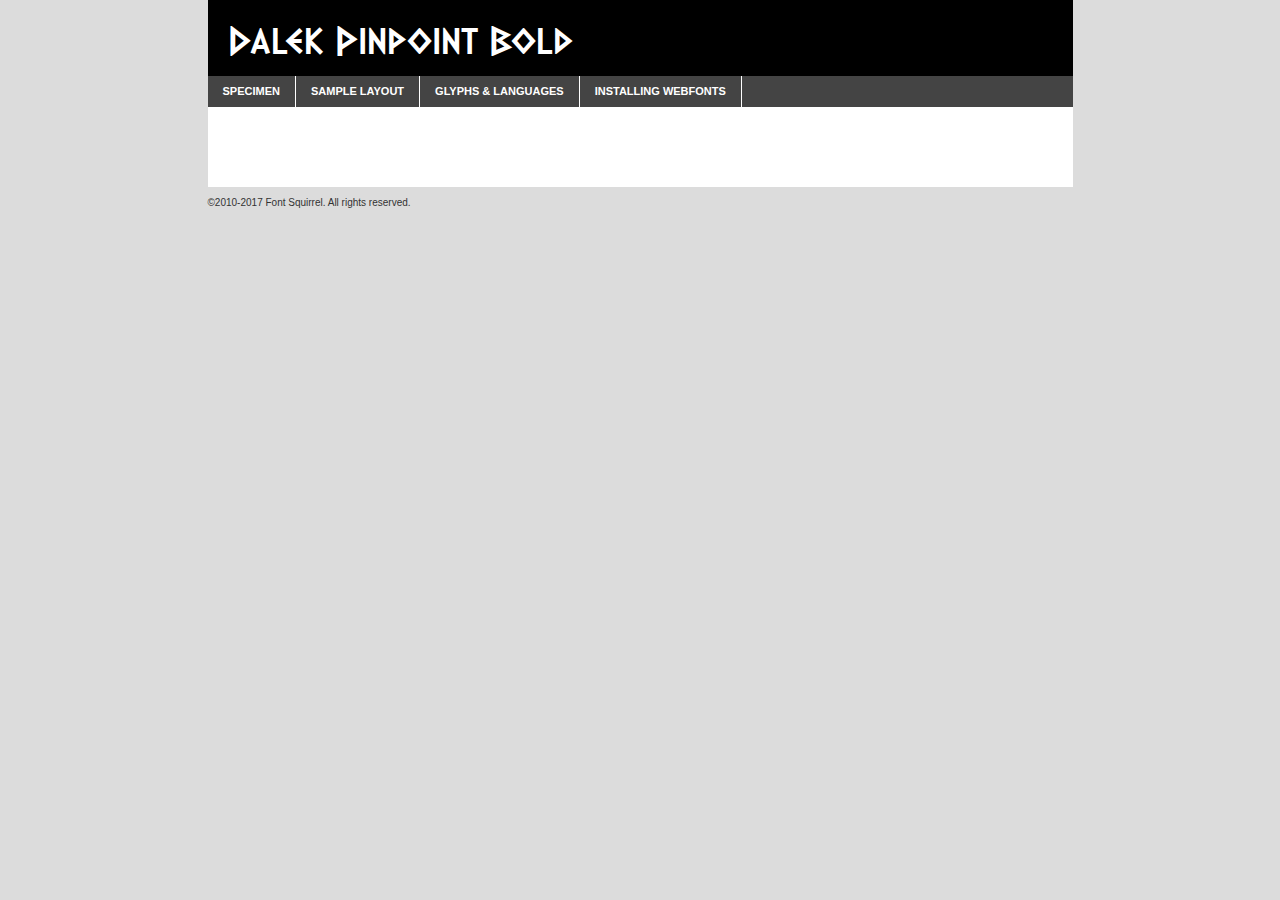
<file: fontes/webfontkit-20200825-101147/dalekpinpointbold-demo.html>
<!DOCTYPE html PUBLIC "-//W3C//DTD XHTML 1.0 Transitional//EN"
	"http://www.w3.org/TR/xhtml1/DTD/xhtml1-transitional.dtd">

<html xmlns="http://www.w3.org/1999/xhtml" xml:lang="en" lang="en">
<head>
	<meta http-equiv="Content-Type" content="text/html; charset=utf-8" />
	<script src="http://ajax.googleapis.com/ajax/libs/jquery/1.7.2/jquery.min.js" type="text/javascript" charset="utf-8"></script>
	<script type="text/javascript">
	(function($){$.fn.easyTabs=function(option){var param=jQuery.extend({fadeSpeed:"fast",defaultContent:1,activeClass:'active'},option);$(this).each(function(){var thisId="#"+this.id;if(param.defaultContent==''){param.defaultContent=1;}
	if(typeof param.defaultContent=="number")
	{var defaultTab=$(thisId+" .tabs li:eq("+(param.defaultContent-1)+") a").attr('href').substr(1);}else{var defaultTab=param.defaultContent;}
	$(thisId+" .tabs li a").each(function(){var tabToHide=$(this).attr('href').substr(1);$("#"+tabToHide).addClass('easytabs-tab-content');});hideAll();changeContent(defaultTab);function hideAll(){$(thisId+" .easytabs-tab-content").hide();}
	function changeContent(tabId){hideAll();$(thisId+" .tabs li").removeClass(param.activeClass);$(thisId+" .tabs li a[href=#"+tabId+"]").closest('li').addClass(param.activeClass);if(param.fadeSpeed!="none")
	{$(thisId+" #"+tabId).fadeIn(param.fadeSpeed);}else{$(thisId+" #"+tabId).show();}}
	$(thisId+" .tabs li").click(function(){var tabId=$(this).find('a').attr('href').substr(1);changeContent(tabId);return false;});});}})(jQuery);
	</script>
	<link rel="stylesheet" href="specimen_files/specimen_stylesheet.css" type="text/css" charset="utf-8" />
	<link rel="stylesheet" href="stylesheet.css" type="text/css" charset="utf-8" />

	<style type="text/css">
					body{
				font-family: 'dalek_pinpointbold';
							}
		</style>

	<title>Dalek Pinpoint Bold Specimen</title>
	
	
	<script type="text/javascript" charset="utf-8">
		$(document).ready(function() {
			$('#container').easyTabs({defaultContent:1});
		});
	</script>
</head>

<body>
<div id="container">
	<div id="header">
		Dalek Pinpoint Bold	</div>
	<ul class="tabs">
		<li><a href="#specimen">Specimen</a></li>
		<li><a href="#layout">Sample Layout</a></li>
				<li><a href="#glyphs">Glyphs &amp; Languages</a></li>
		<li><a href="#installing">Installing Webfonts</a></li>
		
	</ul>
	
	<div id="main_content">

		
			<div id="specimen">
		
				<div class="section">
					<div class="grid12 firstcol">
						<div class="huge">AaBb</div>
					</div>
				</div>
		
				<div class="section">
					<div class="glyph_range">A&#x200B;B&#x200b;C&#x200b;D&#x200b;E&#x200b;F&#x200b;G&#x200b;H&#x200b;I&#x200b;J&#x200b;K&#x200b;L&#x200b;M&#x200b;N&#x200b;O&#x200b;P&#x200b;Q&#x200b;R&#x200b;S&#x200b;T&#x200b;U&#x200b;V&#x200b;W&#x200b;X&#x200b;Y&#x200b;Z&#x200b;a&#x200b;b&#x200b;c&#x200b;d&#x200b;e&#x200b;f&#x200b;g&#x200b;h&#x200b;i&#x200b;j&#x200b;k&#x200b;l&#x200b;m&#x200b;n&#x200b;o&#x200b;p&#x200b;q&#x200b;r&#x200b;s&#x200b;t&#x200b;u&#x200b;v&#x200b;w&#x200b;x&#x200b;y&#x200b;z&#x200b;1&#x200b;2&#x200b;3&#x200b;4&#x200b;5&#x200b;6&#x200b;7&#x200b;8&#x200b;9&#x200b;0&#x200b;&amp;&#x200b;.&#x200b;,&#x200b;?&#x200b;!&#x200b;&#64;&#x200b;(&#x200b;)&#x200b;#&#x200b;$&#x200b;%&#x200b;*&#x200b;+&#x200b;-&#x200b;=&#x200b;:&#x200b;;</div>
				</div>
				<div class="section">
					<div class="grid12 firstcol">
						<table class="sample_table">
							<tr><td>10</td><td class="size10">abcdefghijklmnopqrstuvwxyzABCDEFGHIJKLMNOPQRSTUVWXYZ0123456789abcdefghijklmnopqrstuvwxyzABCDEFGHIJKLMNOPQRSTUVWXYZ0123456789abcdefghijklmnopqrstuvwxyzABCDEFGHIJKLMNOPQRSTUVWXYZ</td></tr>
							<tr><td>11</td><td class="size11">abcdefghijklmnopqrstuvwxyzABCDEFGHIJKLMNOPQRSTUVWXYZ0123456789abcdefghijklmnopqrstuvwxyzABCDEFGHIJKLMNOPQRSTUVWXYZ0123456789abcdefghijklmnopqrstuvwxyzABCDEFGHIJKLMNOPQRSTUVWXYZ</td></tr>
							<tr><td>12</td><td class="size12">abcdefghijklmnopqrstuvwxyzABCDEFGHIJKLMNOPQRSTUVWXYZ0123456789abcdefghijklmnopqrstuvwxyzABCDEFGHIJKLMNOPQRSTUVWXYZ0123456789abcdefghijklmnopqrstuvwxyzABCDEFGHIJKLMNOPQRSTUVWXYZ</td></tr>
							<tr><td>13</td><td class="size13">abcdefghijklmnopqrstuvwxyzABCDEFGHIJKLMNOPQRSTUVWXYZ0123456789abcdefghijklmnopqrstuvwxyzABCDEFGHIJKLMNOPQRSTUVWXYZ0123456789abcdefghijklmnopqrstuvwxyzABCDEFGHIJKLMNOPQRSTUVWXYZ</td></tr>
							<tr><td>14</td><td class="size14">abcdefghijklmnopqrstuvwxyzABCDEFGHIJKLMNOPQRSTUVWXYZ0123456789abcdefghijklmnopqrstuvwxyzABCDEFGHIJKLMNOPQRSTUVWXYZ0123456789abcdefghijklmnopqrstuvwxyzABCDEFGHIJKLMNOPQRSTUVWXYZ</td></tr>
							<tr><td>16</td><td class="size16">abcdefghijklmnopqrstuvwxyzABCDEFGHIJKLMNOPQRSTUVWXYZ0123456789abcdefghijklmnopqrstuvwxyzABCDEFGHIJKLMNOPQRSTUVWXYZ</td></tr>
							<tr><td>18</td><td class="size18">abcdefghijklmnopqrstuvwxyzABCDEFGHIJKLMNOPQRSTUVWXYZ0123456789abcdefghijklmnopqrstuvwxyzABCDEFGHIJKLMNOPQRSTUVWXYZ</td></tr>
							<tr><td>20</td><td class="size20">abcdefghijklmnopqrstuvwxyzABCDEFGHIJKLMNOPQRSTUVWXYZ0123456789abcdefghijklmnopqrstuvwxyzABCDEFGHIJKLMNOPQRSTUVWXYZ</td></tr>
							<tr><td>24</td><td class="size24">abcdefghijklmnopqrstuvwxyzABCDEFGHIJKLMNOPQRSTUVWXYZ0123456789abcdefghijklmnopqrstuvwxyzABCDEFGHIJKLMNOPQRSTUVWXYZ</td></tr>
							<tr><td>30</td><td class="size30">abcdefghijklmnopqrstuvwxyzABCDEFGHIJKLMNOPQRSTUVWXYZ0123456789abcdefghijklmnopqrstuvwxyzABCDEFGHIJKLMNOPQRSTUVWXYZ</td></tr>
							<tr><td>36</td><td class="size36">abcdefghijklmnopqrstuvwxyzABCDEFGHIJKLMNOPQRSTUVWXYZ0123456789abcdefghijklmnopqrstuvwxyzABCDEFGHIJKLMNOPQRSTUVWXYZ</td></tr>
							<tr><td>48</td><td class="size48">abcdefghijklmnopqrstuvwxyzABCDEFGHIJKLMNOPQRSTUVWXYZ0123456789abcdefghijklmnopqrstuvwxyzABCDEFGHIJKLMNOPQRSTUVWXYZ</td></tr>
							<tr><td>60</td><td class="size60">abcdefghijklmnopqrstuvwxyzABCDEFGHIJKLMNOPQRSTUVWXYZ0123456789abcdefghijklmnopqrstuvwxyzABCDEFGHIJKLMNOPQRSTUVWXYZ</td></tr>
							<tr><td>72</td><td class="size72">abcdefghijklmnopqrstuvwxyzABCDEFGHIJKLMNOPQRSTUVWXYZ0123456789abcdefghijklmnopqrstuvwxyzABCDEFGHIJKLMNOPQRSTUVWXYZ</td></tr>
							<tr><td>90</td><td class="size90">abcdefghijklmnopqrstuvwxyzABCDEFGHIJKLMNOPQRSTUVWXYZ0123456789abcdefghijklmnopqrstuvwxyzABCDEFGHIJKLMNOPQRSTUVWXYZ</td></tr>
						</table>
				
					</div>
			
				</div>
		
		
		
								<div class="section" id="bodycomparison">


										<div id="xheight">
				<div class="fontbody">&#x25FC;&#x25FC;&#x25FC;&#x25FC;&#x25FC;&#x25FC;&#x25FC;&#x25FC;&#x25FC;&#x25FC;&#x25FC;&#x25FC;&#x25FC;&#x25FC;&#x25FC;&#x25FC;&#x25FC;&#x25FC;&#x25FC;&#x25FC;&#x25FC;&#x25FC;&#x25FC;&#x25FC;&#x25FC;&#x25FC;&#x25FC;&#x25FC;&#x25FC;&#x25FC;&#x25FC;&#x25FC;&#x25FC;&#x25FC;&#x25FC;&#x25FC;&#x25FC;&#x25FC;&#x25FC;&#x25FC;&#x25FC;&#x25FC;&#x25FC;&#x25FC;&#x25FC;&#x25FC;&#x25FC;&#x25FC;&#x25FC;&#x25FC;&#x25FC;&#x25FC;&#x25FC;&#x25FC;&#x25FC;&#x25FC;&#x25FC;&#x25FC;&#x25FC;&#x25FC;&#x25FC;&#x25FC;&#x25FC;&#x25FC;&#x25FC;&#x25FC;&#x25FC;&#x25FC;&#x25FC;&#x25FC;&#x25FC;&#x25FC;&#x25FC;&#x25FC;&#x25FC;&#x25FC;&#x25FC;&#x25FC;&#x25FC;&#x25FC;&#x25FC;&#x25FC;&#x25FC;&#x25FC;&#x25FC;&#x25FC;&#x25FC;&#x25FC;&#x25FC;&#x25FC;&#x25FC;&#x25FC;&#x25FC;&#x25FC;&#x25FC;&#x25FC;&#x25FC;&#x25FC;&#x25FC;body</div><div class="arialbody">body</div><div class="verdanabody">body</div><div class="georgiabody">body</div></div>
										<div class="fontbody" style="z-index:1">
											body<span>Dalek Pinpoint Bold</span>
										</div>
										<div class="arialbody" style="z-index:1">
											body<span>Arial</span>
										</div>
										<div class="verdanabody" style="z-index:1">
											body<span>Verdana</span>
										</div>
										<div class="georgiabody" style="z-index:1">
											body<span>Georgia</span>
										</div>



								</div>
		
		
				<div class="section psample psample_row1" id="">
					
					<div class="grid2 firstcol">
						<p class="size10"><span>10.</span>Aenean lacinia bibendum nulla sed consectetur. Fusce dapibus, tellus ac cursus commodo, tortor mauris condimentum nibh, ut fermentum massa justo sit amet risus. Nullam id dolor id nibh ultricies vehicula ut id elit. Cum sociis natoque penatibus et magnis dis parturient montes, nascetur ridiculus mus. Nulla vitae elit libero, a pharetra augue.</p>
			
					</div>
					<div class="grid3">
						<p class="size11"><span>11.</span>Aenean lacinia bibendum nulla sed consectetur. Fusce dapibus, tellus ac cursus commodo, tortor mauris condimentum nibh, ut fermentum massa justo sit amet risus. Nullam id dolor id nibh ultricies vehicula ut id elit. Cum sociis natoque penatibus et magnis dis parturient montes, nascetur ridiculus mus. Nulla vitae elit libero, a pharetra augue.</p>
			
					</div>
					<div class="grid3">
						<p class="size12"><span>12.</span>Aenean lacinia bibendum nulla sed consectetur. Fusce dapibus, tellus ac cursus commodo, tortor mauris condimentum nibh, ut fermentum massa justo sit amet risus. Nullam id dolor id nibh ultricies vehicula ut id elit. Cum sociis natoque penatibus et magnis dis parturient montes, nascetur ridiculus mus. Nulla vitae elit libero, a pharetra augue.</p>
			
					</div>
					<div class="grid4">
						<p class="size13"><span>13.</span>Aenean lacinia bibendum nulla sed consectetur. Fusce dapibus, tellus ac cursus commodo, tortor mauris condimentum nibh, ut fermentum massa justo sit amet risus. Nullam id dolor id nibh ultricies vehicula ut id elit. Cum sociis natoque penatibus et magnis dis parturient montes, nascetur ridiculus mus. Nulla vitae elit libero, a pharetra augue.</p>
			
					</div>
					<div class="white_blend"></div>
					
				</div>
				<div class="section psample psample_row2" id="">
					<div class="grid3 firstcol">
						<p class="size14"><span>14.</span>Aenean lacinia bibendum nulla sed consectetur. Fusce dapibus, tellus ac cursus commodo, tortor mauris condimentum nibh, ut fermentum massa justo sit amet risus. Nullam id dolor id nibh ultricies vehicula ut id elit. Cum sociis natoque penatibus et magnis dis parturient montes, nascetur ridiculus mus. Nulla vitae elit libero, a pharetra augue.</p>
			
					</div>
					<div class="grid4">
						<p class="size16"><span>16.</span>Aenean lacinia bibendum nulla sed consectetur. Fusce dapibus, tellus ac cursus commodo, tortor mauris condimentum nibh, ut fermentum massa justo sit amet risus. Nullam id dolor id nibh ultricies vehicula ut id elit. Cum sociis natoque penatibus et magnis dis parturient montes, nascetur ridiculus mus. Nulla vitae elit libero, a pharetra augue.</p>
			
					</div>
					<div class="grid5">
						<p class="size18"><span>18.</span>Aenean lacinia bibendum nulla sed consectetur. Fusce dapibus, tellus ac cursus commodo, tortor mauris condimentum nibh, ut fermentum massa justo sit amet risus. Nullam id dolor id nibh ultricies vehicula ut id elit. Cum sociis natoque penatibus et magnis dis parturient montes, nascetur ridiculus mus. Nulla vitae elit libero, a pharetra augue.</p>
			
					</div>

					<div class="white_blend"></div>

				</div>
				
				<div class="section psample psample_row3" id="">
					<div class="grid5 firstcol">
						<p class="size20"><span>20.</span>Aenean lacinia bibendum nulla sed consectetur. Fusce dapibus, tellus ac cursus commodo, tortor mauris condimentum nibh, ut fermentum massa justo sit amet risus. Nullam id dolor id nibh ultricies vehicula ut id elit. Cum sociis natoque penatibus et magnis dis parturient montes, nascetur ridiculus mus. Nulla vitae elit libero, a pharetra augue.</p>
					</div>
					<div class="grid7">
						<p class="size24"><span>24.</span>Aenean lacinia bibendum nulla sed consectetur. Fusce dapibus, tellus ac cursus commodo, tortor mauris condimentum nibh, ut fermentum massa justo sit amet risus. Nullam id dolor id nibh ultricies vehicula ut id elit. Cum sociis natoque penatibus et magnis dis parturient montes, nascetur ridiculus mus. Nulla vitae elit libero, a pharetra augue.</p>
					</div>
					
					<div class="white_blend"></div>
					
				</div>
				
				<div class="section psample psample_row4" id="">
					<div class="grid12 firstcol">
						<p class="size30"><span>30.</span>Aenean lacinia bibendum nulla sed consectetur. Fusce dapibus, tellus ac cursus commodo, tortor mauris condimentum nibh, ut fermentum massa justo sit amet risus. Nullam id dolor id nibh ultricies vehicula ut id elit. Cum sociis natoque penatibus et magnis dis parturient montes, nascetur ridiculus mus. Nulla vitae elit libero, a pharetra augue.</p>
					</div>
					<div class="white_blend"></div>
					
				</div>
				
				
				
				<div class="section psample psample_row1 fullreverse">
					<div class="grid2 firstcol">
						<p class="size10"><span>10.</span>Aenean lacinia bibendum nulla sed consectetur. Fusce dapibus, tellus ac cursus commodo, tortor mauris condimentum nibh, ut fermentum massa justo sit amet risus. Nullam id dolor id nibh ultricies vehicula ut id elit. Cum sociis natoque penatibus et magnis dis parturient montes, nascetur ridiculus mus. Nulla vitae elit libero, a pharetra augue.</p>
			
					</div>
					<div class="grid3">
						<p class="size11"><span>11.</span>Aenean lacinia bibendum nulla sed consectetur. Fusce dapibus, tellus ac cursus commodo, tortor mauris condimentum nibh, ut fermentum massa justo sit amet risus. Nullam id dolor id nibh ultricies vehicula ut id elit. Cum sociis natoque penatibus et magnis dis parturient montes, nascetur ridiculus mus. Nulla vitae elit libero, a pharetra augue.</p>
			
					</div>
					<div class="grid3">
						<p class="size12"><span>12.</span>Aenean lacinia bibendum nulla sed consectetur. Fusce dapibus, tellus ac cursus commodo, tortor mauris condimentum nibh, ut fermentum massa justo sit amet risus. Nullam id dolor id nibh ultricies vehicula ut id elit. Cum sociis natoque penatibus et magnis dis parturient montes, nascetur ridiculus mus. Nulla vitae elit libero, a pharetra augue.</p>
			
					</div>
					<div class="grid4">
						<p class="size13"><span>13.</span>Aenean lacinia bibendum nulla sed consectetur. Fusce dapibus, tellus ac cursus commodo, tortor mauris condimentum nibh, ut fermentum massa justo sit amet risus. Nullam id dolor id nibh ultricies vehicula ut id elit. Cum sociis natoque penatibus et magnis dis parturient montes, nascetur ridiculus mus. Nulla vitae elit libero, a pharetra augue.</p>
			
					</div>
					<div class="black_blend"></div>
					
				</div>
				
				<div class="section psample psample_row2 fullreverse">
					<div class="grid3 firstcol">
						<p class="size14"><span>14.</span>Aenean lacinia bibendum nulla sed consectetur. Fusce dapibus, tellus ac cursus commodo, tortor mauris condimentum nibh, ut fermentum massa justo sit amet risus. Nullam id dolor id nibh ultricies vehicula ut id elit. Cum sociis natoque penatibus et magnis dis parturient montes, nascetur ridiculus mus. Nulla vitae elit libero, a pharetra augue.</p>
			
					</div>
					<div class="grid4">
						<p class="size16"><span>16.</span>Aenean lacinia bibendum nulla sed consectetur. Fusce dapibus, tellus ac cursus commodo, tortor mauris condimentum nibh, ut fermentum massa justo sit amet risus. Nullam id dolor id nibh ultricies vehicula ut id elit. Cum sociis natoque penatibus et magnis dis parturient montes, nascetur ridiculus mus. Nulla vitae elit libero, a pharetra augue.</p>
			
					</div>
					<div class="grid5">
						<p class="size18"><span>18.</span>Aenean lacinia bibendum nulla sed consectetur. Fusce dapibus, tellus ac cursus commodo, tortor mauris condimentum nibh, ut fermentum massa justo sit amet risus. Nullam id dolor id nibh ultricies vehicula ut id elit. Cum sociis natoque penatibus et magnis dis parturient montes, nascetur ridiculus mus. Nulla vitae elit libero, a pharetra augue.</p>
			
					</div>
					<div class="black_blend"></div>

				</div>
				
				<div class="section psample fullreverse psample_row3" id="">
					<div class="grid5 firstcol">
						<p class="size20"><span>20.</span>Aenean lacinia bibendum nulla sed consectetur. Fusce dapibus, tellus ac cursus commodo, tortor mauris condimentum nibh, ut fermentum massa justo sit amet risus. Nullam id dolor id nibh ultricies vehicula ut id elit. Cum sociis natoque penatibus et magnis dis parturient montes, nascetur ridiculus mus. Nulla vitae elit libero, a pharetra augue.</p>
					</div>
					<div class="grid7">
						<p class="size24"><span>24.</span>Aenean lacinia bibendum nulla sed consectetur. Fusce dapibus, tellus ac cursus commodo, tortor mauris condimentum nibh, ut fermentum massa justo sit amet risus. Nullam id dolor id nibh ultricies vehicula ut id elit. Cum sociis natoque penatibus et magnis dis parturient montes, nascetur ridiculus mus. Nulla vitae elit libero, a pharetra augue.</p>
					</div>
					
					<div class="black_blend"></div>
					
				</div>
				
				<div class="section psample fullreverse psample_row4" id="" style="border-bottom: 20px #000 solid;">
					<div class="grid12 firstcol">
						<p class="size30"><span>30.</span>Aenean lacinia bibendum nulla sed consectetur. Fusce dapibus, tellus ac cursus commodo, tortor mauris condimentum nibh, ut fermentum massa justo sit amet risus. Nullam id dolor id nibh ultricies vehicula ut id elit. Cum sociis natoque penatibus et magnis dis parturient montes, nascetur ridiculus mus. Nulla vitae elit libero, a pharetra augue.</p>
					</div>
					<div class="black_blend"></div>
					
				</div>
				
				
				
				
			</div>
			
			<div id="layout">
				
				<div class="section">
					
					<div class="grid12 firstcol">
						<h1>Lorem Ipsum Dolor</h1>
						<h2>Etiam porta sem malesuada magna mollis euismod</h2>
						
						<p class="byline">By <a href="#link">Aenean Lacinia</a></p>
					</div>
				</div>
				<div class="section">
					<div class="grid8 firstcol">
						<p class="large">Donec sed odio dui. Morbi leo risus, porta ac consectetur ac, vestibulum at eros. Fusce dapibus, tellus ac cursus commodo, tortor mauris condimentum nibh, ut fermentum massa justo sit amet risus. </p>

						
						<h3>Pellentesque ornare sem</h3>

						<p>Maecenas sed diam eget risus varius blandit sit amet non magna. Maecenas faucibus mollis interdum. Donec ullamcorper nulla non metus auctor fringilla. Nullam id dolor id nibh ultricies vehicula ut id elit. Nullam id dolor id nibh ultricies vehicula ut id elit. </p>

						<p>Aenean eu leo quam. Pellentesque ornare sem lacinia quam venenatis vestibulum. Lorem ipsum dolor sit amet, consectetur adipiscing elit. Cum sociis natoque penatibus et magnis dis parturient montes, nascetur ridiculus mus. </p>

						<p>Nulla vitae elit libero, a pharetra augue. Praesent commodo cursus magna, vel scelerisque nisl consectetur et. Aenean lacinia bibendum nulla sed consectetur. </p>

						<p>Nullam quis risus eget urna mollis ornare vel eu leo. Nullam quis risus eget urna mollis ornare vel eu leo. Maecenas sed diam eget risus varius blandit sit amet non magna. Donec ullamcorper nulla non metus auctor fringilla. </p>

						<h3>Cras mattis consectetur</h3>

						<p>Aenean eu leo quam. Pellentesque ornare sem lacinia quam venenatis vestibulum. Aenean lacinia bibendum nulla sed consectetur. Integer posuere erat a ante venenatis dapibus posuere velit aliquet. Cras mattis consectetur purus sit amet fermentum. </p>

						<p>Nullam id dolor id nibh ultricies vehicula ut id elit. Nullam quis risus eget urna mollis ornare vel eu leo. Cras mattis consectetur purus sit amet fermentum.</p>
					</div>
					
					<div class="grid4 sidebar">
						
						<div class="box reverse">
							<p class="last">Nullam quis risus eget urna mollis ornare vel eu leo. Donec ullamcorper nulla non metus auctor fringilla. Cras mattis consectetur purus sit amet fermentum. Sed posuere consectetur est at lobortis. Lorem ipsum dolor sit amet, consectetur adipiscing elit. </p>
						</div>
						
						<p class="caption">Maecenas sed diam eget risus varius.</p>

						<p>Vestibulum id ligula porta felis euismod semper. Integer posuere erat a ante venenatis dapibus posuere velit aliquet. Vestibulum id ligula porta felis euismod semper. Sed posuere consectetur est at lobortis. Maecenas sed diam eget risus varius blandit sit amet non magna. Fusce dapibus, tellus ac cursus commodo, tortor mauris condimentum nibh, ut fermentum massa justo sit amet risus. </p>

					

						<p>Duis mollis, est non commodo luctus, nisi erat porttitor ligula, eget lacinia odio sem nec elit. Aenean lacinia bibendum nulla sed consectetur. Vivamus sagittis lacus vel augue laoreet rutrum faucibus dolor auctor. Aenean lacinia bibendum nulla sed consectetur. Nullam quis risus eget urna mollis ornare vel eu leo. </p>

						<p>Praesent commodo cursus magna, vel scelerisque nisl consectetur et. Donec ullamcorper nulla non metus auctor fringilla. Maecenas faucibus mollis interdum. Fusce dapibus, tellus ac cursus commodo, tortor mauris condimentum nibh, ut fermentum massa justo sit amet risus. </p>

					</div>
				</div>
				
			</div>


			



		<div id="glyphs">
			<div class="section">
				<div class="grid12 firstcol">
			
				<h1>Language Support</h1>
				<p>The subset of Dalek Pinpoint Bold in this kit supports the following languages:<br />
			
					Albanian, Basque, Breton, Chamorro, Danish, Dutch, English, Faroese, Finnish, French, Frisian, Galician, German, Icelandic, Italian, Malagasy, Norwegian, Portuguese, Spanish, Alsatian, Aragonese, Arapaho, Arrernte, Asturian, Aymara, Bislama, Cebuano, Corsican, Fijian, French_creole, Genoese, Gilbertese, Greenlandic, Haitian_creole, Hiligaynon, Hmong, Hopi, Ibanag, Iloko_ilokano, Indonesian, Interglossa_glosa, Interlingua, Irish_gaelic, Jerriais, Lojban, Lombard, Luxembourgeois, Manx, Mohawk, Norfolk_pitcairnese, Occitan, Oromo, Pangasinan, Papiamento, Piedmontese, Potawatomi, Rhaeto-romance, Romansh, Rotokas, Sami_lule, Samoan, Sardinian, Scots_gaelic, Seychelles_creole, Shona, Sicilian, Somali, Southern_ndebele, Swahili, Swati_swazi, Tagalog_filipino_pilipino, Tetum, Tok_pisin, Uyghur_latinized, Volapuk, Walloon, Warlpiri, Xhosa, Yapese, Zulu, Latinbasic, Ubasic, Demo				</p>
				<h1>Glyph Chart</h1>
				<p>The subset of Dalek Pinpoint Bold in this kit includes all the glyphs listed below. Unicode entities are included above each glyph to help you insert individual characters into your layout.</p>
				<div id="glyph_chart">
			
																														 <div><p>&amp;#9;</p>&#9;</div>
																				 <div><p>&amp;#10;</p>&#10;</div>
																				 <div><p>&amp;#13;</p>&#13;</div>
																				 <div><p>&amp;#16;</p>&#16;</div>
																				 <div><p>&amp;#17;</p>&#17;</div>
																				 <div><p>&amp;#18;</p>&#18;</div>
																				 <div><p>&amp;#19;</p>&#19;</div>
																				 <div><p>&amp;#20;</p>&#20;</div>
																				 <div><p>&amp;#30;</p>&#30;</div>
																				 <div><p>&amp;#31;</p>&#31;</div>
																				 <div><p>&amp;#32;</p>&#32;</div>
																				 <div><p>&amp;#33;</p>&#33;</div>
																				 <div><p>&amp;#34;</p>&#34;</div>
																				 <div><p>&amp;#35;</p>&#35;</div>
																				 <div><p>&amp;#36;</p>&#36;</div>
																				 <div><p>&amp;#37;</p>&#37;</div>
																				 <div><p>&amp;#38;</p>&#38;</div>
																				 <div><p>&amp;#39;</p>&#39;</div>
																				 <div><p>&amp;#40;</p>&#40;</div>
																				 <div><p>&amp;#41;</p>&#41;</div>
																				 <div><p>&amp;#42;</p>&#42;</div>
																				 <div><p>&amp;#43;</p>&#43;</div>
																				 <div><p>&amp;#44;</p>&#44;</div>
																				 <div><p>&amp;#45;</p>&#45;</div>
																				 <div><p>&amp;#46;</p>&#46;</div>
																				 <div><p>&amp;#47;</p>&#47;</div>
																				 <div><p>&amp;#48;</p>&#48;</div>
																				 <div><p>&amp;#49;</p>&#49;</div>
																				 <div><p>&amp;#50;</p>&#50;</div>
																				 <div><p>&amp;#51;</p>&#51;</div>
																				 <div><p>&amp;#52;</p>&#52;</div>
																				 <div><p>&amp;#53;</p>&#53;</div>
																				 <div><p>&amp;#54;</p>&#54;</div>
																				 <div><p>&amp;#55;</p>&#55;</div>
																				 <div><p>&amp;#56;</p>&#56;</div>
																				 <div><p>&amp;#57;</p>&#57;</div>
																				 <div><p>&amp;#58;</p>&#58;</div>
																				 <div><p>&amp;#59;</p>&#59;</div>
																				 <div><p>&amp;#60;</p>&#60;</div>
																				 <div><p>&amp;#61;</p>&#61;</div>
																				 <div><p>&amp;#62;</p>&#62;</div>
																				 <div><p>&amp;#63;</p>&#63;</div>
																				 <div><p>&amp;#64;</p>&#64;</div>
																				 <div><p>&amp;#65;</p>&#65;</div>
																				 <div><p>&amp;#66;</p>&#66;</div>
																				 <div><p>&amp;#67;</p>&#67;</div>
																				 <div><p>&amp;#68;</p>&#68;</div>
																				 <div><p>&amp;#69;</p>&#69;</div>
																				 <div><p>&amp;#70;</p>&#70;</div>
																				 <div><p>&amp;#71;</p>&#71;</div>
																				 <div><p>&amp;#72;</p>&#72;</div>
																				 <div><p>&amp;#73;</p>&#73;</div>
																				 <div><p>&amp;#74;</p>&#74;</div>
																				 <div><p>&amp;#75;</p>&#75;</div>
																				 <div><p>&amp;#76;</p>&#76;</div>
																				 <div><p>&amp;#77;</p>&#77;</div>
																				 <div><p>&amp;#78;</p>&#78;</div>
																				 <div><p>&amp;#79;</p>&#79;</div>
																				 <div><p>&amp;#80;</p>&#80;</div>
																				 <div><p>&amp;#81;</p>&#81;</div>
																				 <div><p>&amp;#82;</p>&#82;</div>
																				 <div><p>&amp;#83;</p>&#83;</div>
																				 <div><p>&amp;#84;</p>&#84;</div>
																				 <div><p>&amp;#85;</p>&#85;</div>
																				 <div><p>&amp;#86;</p>&#86;</div>
																				 <div><p>&amp;#87;</p>&#87;</div>
																				 <div><p>&amp;#88;</p>&#88;</div>
																				 <div><p>&amp;#89;</p>&#89;</div>
																				 <div><p>&amp;#90;</p>&#90;</div>
																				 <div><p>&amp;#91;</p>&#91;</div>
																				 <div><p>&amp;#92;</p>&#92;</div>
																				 <div><p>&amp;#93;</p>&#93;</div>
																				 <div><p>&amp;#94;</p>&#94;</div>
																				 <div><p>&amp;#95;</p>&#95;</div>
																				 <div><p>&amp;#96;</p>&#96;</div>
																				 <div><p>&amp;#97;</p>&#97;</div>
																				 <div><p>&amp;#98;</p>&#98;</div>
																				 <div><p>&amp;#99;</p>&#99;</div>
																				 <div><p>&amp;#100;</p>&#100;</div>
																				 <div><p>&amp;#101;</p>&#101;</div>
																				 <div><p>&amp;#102;</p>&#102;</div>
																				 <div><p>&amp;#103;</p>&#103;</div>
																				 <div><p>&amp;#104;</p>&#104;</div>
																				 <div><p>&amp;#105;</p>&#105;</div>
																				 <div><p>&amp;#106;</p>&#106;</div>
																				 <div><p>&amp;#107;</p>&#107;</div>
																				 <div><p>&amp;#108;</p>&#108;</div>
																				 <div><p>&amp;#109;</p>&#109;</div>
																				 <div><p>&amp;#110;</p>&#110;</div>
																				 <div><p>&amp;#111;</p>&#111;</div>
																				 <div><p>&amp;#112;</p>&#112;</div>
																				 <div><p>&amp;#113;</p>&#113;</div>
																				 <div><p>&amp;#114;</p>&#114;</div>
																				 <div><p>&amp;#115;</p>&#115;</div>
																				 <div><p>&amp;#116;</p>&#116;</div>
																				 <div><p>&amp;#117;</p>&#117;</div>
																				 <div><p>&amp;#118;</p>&#118;</div>
																				 <div><p>&amp;#119;</p>&#119;</div>
																				 <div><p>&amp;#120;</p>&#120;</div>
																				 <div><p>&amp;#121;</p>&#121;</div>
																				 <div><p>&amp;#122;</p>&#122;</div>
																				 <div><p>&amp;#123;</p>&#123;</div>
																				 <div><p>&amp;#124;</p>&#124;</div>
																				 <div><p>&amp;#125;</p>&#125;</div>
																				 <div><p>&amp;#126;</p>&#126;</div>
																				 <div><p>&amp;#127;</p>&#127;</div>
																				 <div><p>&amp;#160;</p>&#160;</div>
																				 <div><p>&amp;#161;</p>&#161;</div>
																				 <div><p>&amp;#162;</p>&#162;</div>
																				 <div><p>&amp;#163;</p>&#163;</div>
																				 <div><p>&amp;#164;</p>&#164;</div>
																				 <div><p>&amp;#165;</p>&#165;</div>
																				 <div><p>&amp;#166;</p>&#166;</div>
																				 <div><p>&amp;#167;</p>&#167;</div>
																				 <div><p>&amp;#168;</p>&#168;</div>
																				 <div><p>&amp;#169;</p>&#169;</div>
																				 <div><p>&amp;#170;</p>&#170;</div>
																				 <div><p>&amp;#171;</p>&#171;</div>
																				 <div><p>&amp;#172;</p>&#172;</div>
																				 <div><p>&amp;#173;</p>&#173;</div>
																				 <div><p>&amp;#174;</p>&#174;</div>
																				 <div><p>&amp;#175;</p>&#175;</div>
																				 <div><p>&amp;#176;</p>&#176;</div>
																				 <div><p>&amp;#177;</p>&#177;</div>
																				 <div><p>&amp;#178;</p>&#178;</div>
																				 <div><p>&amp;#179;</p>&#179;</div>
																				 <div><p>&amp;#180;</p>&#180;</div>
																				 <div><p>&amp;#181;</p>&#181;</div>
																				 <div><p>&amp;#182;</p>&#182;</div>
																				 <div><p>&amp;#183;</p>&#183;</div>
																				 <div><p>&amp;#184;</p>&#184;</div>
																				 <div><p>&amp;#185;</p>&#185;</div>
																				 <div><p>&amp;#186;</p>&#186;</div>
																				 <div><p>&amp;#187;</p>&#187;</div>
																				 <div><p>&amp;#188;</p>&#188;</div>
																				 <div><p>&amp;#189;</p>&#189;</div>
																				 <div><p>&amp;#190;</p>&#190;</div>
																				 <div><p>&amp;#191;</p>&#191;</div>
																				 <div><p>&amp;#192;</p>&#192;</div>
																				 <div><p>&amp;#193;</p>&#193;</div>
																				 <div><p>&amp;#194;</p>&#194;</div>
																				 <div><p>&amp;#195;</p>&#195;</div>
																				 <div><p>&amp;#196;</p>&#196;</div>
																				 <div><p>&amp;#197;</p>&#197;</div>
																				 <div><p>&amp;#198;</p>&#198;</div>
																				 <div><p>&amp;#199;</p>&#199;</div>
																				 <div><p>&amp;#200;</p>&#200;</div>
																				 <div><p>&amp;#201;</p>&#201;</div>
																				 <div><p>&amp;#202;</p>&#202;</div>
																				 <div><p>&amp;#203;</p>&#203;</div>
																				 <div><p>&amp;#204;</p>&#204;</div>
																				 <div><p>&amp;#205;</p>&#205;</div>
																				 <div><p>&amp;#206;</p>&#206;</div>
																				 <div><p>&amp;#207;</p>&#207;</div>
																				 <div><p>&amp;#208;</p>&#208;</div>
																				 <div><p>&amp;#209;</p>&#209;</div>
																				 <div><p>&amp;#210;</p>&#210;</div>
																				 <div><p>&amp;#211;</p>&#211;</div>
																				 <div><p>&amp;#212;</p>&#212;</div>
																				 <div><p>&amp;#213;</p>&#213;</div>
																				 <div><p>&amp;#214;</p>&#214;</div>
																				 <div><p>&amp;#215;</p>&#215;</div>
																				 <div><p>&amp;#216;</p>&#216;</div>
																				 <div><p>&amp;#217;</p>&#217;</div>
																				 <div><p>&amp;#218;</p>&#218;</div>
																				 <div><p>&amp;#219;</p>&#219;</div>
																				 <div><p>&amp;#220;</p>&#220;</div>
																				 <div><p>&amp;#221;</p>&#221;</div>
																				 <div><p>&amp;#222;</p>&#222;</div>
																				 <div><p>&amp;#223;</p>&#223;</div>
																				 <div><p>&amp;#224;</p>&#224;</div>
																				 <div><p>&amp;#225;</p>&#225;</div>
																				 <div><p>&amp;#226;</p>&#226;</div>
																				 <div><p>&amp;#227;</p>&#227;</div>
																				 <div><p>&amp;#228;</p>&#228;</div>
																				 <div><p>&amp;#229;</p>&#229;</div>
																				 <div><p>&amp;#230;</p>&#230;</div>
																				 <div><p>&amp;#231;</p>&#231;</div>
																				 <div><p>&amp;#232;</p>&#232;</div>
																				 <div><p>&amp;#233;</p>&#233;</div>
																				 <div><p>&amp;#234;</p>&#234;</div>
																				 <div><p>&amp;#235;</p>&#235;</div>
																				 <div><p>&amp;#236;</p>&#236;</div>
																				 <div><p>&amp;#237;</p>&#237;</div>
																				 <div><p>&amp;#238;</p>&#238;</div>
																				 <div><p>&amp;#239;</p>&#239;</div>
																				 <div><p>&amp;#240;</p>&#240;</div>
																				 <div><p>&amp;#241;</p>&#241;</div>
																				 <div><p>&amp;#242;</p>&#242;</div>
																				 <div><p>&amp;#243;</p>&#243;</div>
																				 <div><p>&amp;#244;</p>&#244;</div>
																				 <div><p>&amp;#245;</p>&#245;</div>
																				 <div><p>&amp;#246;</p>&#246;</div>
																				 <div><p>&amp;#247;</p>&#247;</div>
																				 <div><p>&amp;#248;</p>&#248;</div>
																				 <div><p>&amp;#249;</p>&#249;</div>
																				 <div><p>&amp;#250;</p>&#250;</div>
																				 <div><p>&amp;#251;</p>&#251;</div>
																				 <div><p>&amp;#252;</p>&#252;</div>
																				 <div><p>&amp;#253;</p>&#253;</div>
																				 <div><p>&amp;#254;</p>&#254;</div>
																				 <div><p>&amp;#255;</p>&#255;</div>
																				 <div><p>&amp;#338;</p>&#338;</div>
																				 <div><p>&amp;#339;</p>&#339;</div>
																				 <div><p>&amp;#376;</p>&#376;</div>
																				 <div><p>&amp;#710;</p>&#710;</div>
																				 <div><p>&amp;#732;</p>&#732;</div>
																				 <div><p>&amp;#8192;</p>&#8192;</div>
																				 <div><p>&amp;#8193;</p>&#8193;</div>
																				 <div><p>&amp;#8194;</p>&#8194;</div>
																				 <div><p>&amp;#8195;</p>&#8195;</div>
																				 <div><p>&amp;#8196;</p>&#8196;</div>
																				 <div><p>&amp;#8197;</p>&#8197;</div>
																				 <div><p>&amp;#8198;</p>&#8198;</div>
																				 <div><p>&amp;#8199;</p>&#8199;</div>
																				 <div><p>&amp;#8200;</p>&#8200;</div>
																				 <div><p>&amp;#8201;</p>&#8201;</div>
																				 <div><p>&amp;#8202;</p>&#8202;</div>
																				 <div><p>&amp;#8208;</p>&#8208;</div>
																				 <div><p>&amp;#8209;</p>&#8209;</div>
																				 <div><p>&amp;#8210;</p>&#8210;</div>
																				 <div><p>&amp;#8211;</p>&#8211;</div>
																				 <div><p>&amp;#8212;</p>&#8212;</div>
																				 <div><p>&amp;#8216;</p>&#8216;</div>
																				 <div><p>&amp;#8217;</p>&#8217;</div>
																				 <div><p>&amp;#8218;</p>&#8218;</div>
																				 <div><p>&amp;#8220;</p>&#8220;</div>
																				 <div><p>&amp;#8221;</p>&#8221;</div>
																				 <div><p>&amp;#8222;</p>&#8222;</div>
																				 <div><p>&amp;#8226;</p>&#8226;</div>
																				 <div><p>&amp;#8230;</p>&#8230;</div>
																				 <div><p>&amp;#8239;</p>&#8239;</div>
																				 <div><p>&amp;#8249;</p>&#8249;</div>
																				 <div><p>&amp;#8250;</p>&#8250;</div>
																				 <div><p>&amp;#8287;</p>&#8287;</div>
																				 <div><p>&amp;#8364;</p>&#8364;</div>
																				 <div><p>&amp;#8482;</p>&#8482;</div>
																				 <div><p>&amp;#9724;</p>&#9724;</div>
																				 <div><p>&amp;#64257;</p>&#64257;</div>
																				 <div><p>&amp;#64258;</p>&#64258;</div>
																																						</div>	
				</div>
		
		
			</div>
		</div>
		
		
		<div id="specs">
			
		</div>
	
		<div id="installing">
			<div class="section">
				<div class="grid7 firstcol">
					<h1>Installing Webfonts</h1>
					
					<p>Webfonts are supported by all major browser platforms but not all in the same way. There are currently four different font formats that must be included in order to target all browsers. This includes TTF, WOFF, EOT and SVG.</p>
					
					<h2>1. Upload your webfonts</h2>
					<p>You must upload your webfont kit to your website. They should be in or near the same directory as your CSS files.</p>
					
					<h2>2. Include the webfont stylesheet</h2>
					<p>A special CSS @font-face declaration helps the various browsers select the appropriate font it needs without causing you a bunch of headaches. Learn more about this syntax by reading the <a href="https://www.fontspring.com/blog/further-hardening-of-the-bulletproof-syntax">Fontspring blog post</a> about it. The code for it is as follows:</p>


<code>
@font-face{ 
	font-family: 'MyWebFont';
	src: url('WebFont.eot');
	src: url('WebFont.eot?#iefix') format('embedded-opentype'),
	     url('WebFont.woff') format('woff'),
	     url('WebFont.ttf') format('truetype'),
	     url('WebFont.svg#webfont') format('svg');
}
</code>

	<p>We've already gone ahead and generated the code for you. All you have to do is link to the stylesheet in your HTML, like this:</p>
	<code>&lt;link rel=&quot;stylesheet&quot; href=&quot;stylesheet.css&quot; type=&quot;text/css&quot; charset=&quot;utf-8&quot; /&gt;</code>

					<h2>3. Modify your own stylesheet</h2>
					<p>To take advantage of your new fonts, you must tell your stylesheet to use them. Look at the original @font-face declaration above and find the property called "font-family." The name linked there will be what you use to reference the font. Prepend that webfont name to the font stack in the "font-family" property, inside the selector you want to change. For example:</p>
<code>p { font-family: 'WebFont', Arial, sans-serif; }</code>

<h2>4. Test</h2>
<p>Getting webfonts to work cross-browser <em>can</em> be tricky. Use the information in the sidebar to help you if you find that fonts aren't loading in a particular browser.</p>
				</div>
				
				<div class="grid5 sidebar">
					<div class="box">
						<h2>Troubleshooting<br />Font-Face Problems</h2>
						<p>Having trouble getting your webfonts to load in your new website? Here are some tips to sort out what might be the problem.</p>

						<h3>Fonts not showing in any browser</h3>

						<p>This sounds like you need to work on the plumbing. You either did not upload the fonts to the correct directory, or you did not link the fonts properly in the CSS. If you've confirmed that all this is correct and you still have a problem, take a look at your .htaccess file and see if requests are getting intercepted.</p>

						<h3>Fonts not loading in iPhone or iPad</h3>

						<p>The most common problem here is that you are serving the fonts from an IIS server. IIS refuses to serve files that have unknown MIME types. If that is the case, you must set the MIME type for SVG to "image/svg+xml" in the server settings. Follow these instructions from Microsoft if you need help.</p>

						<h3>Fonts not loading in Firefox</h3>

						<p>The primary reason for this failure? You are still using a version Firefox older than 3.5. So upgrade already! If that isn't it, then you are very likely serving fonts from a different domain. Firefox requires that all font assets be served from the same domain. Lastly it is possible that you need to add WOFF to your list of MIME types (if you are serving via IIS.)</p>

						<h3>Fonts not loading in IE</h3>

						<p>Are you looking at Internet Explorer on an actual Windows machine or are you cheating by using a service like Adobe BrowserLab? Many of these screenshot services do not render @font-face for IE. Best to test it on a real machine.</p>

						<h3>Fonts not loading in IE9</h3>

						<p>IE9, like Firefox, requires that fonts be served from the same domain as the website. Make sure that is the case.</p>
					</div>
				</div>
			</div>
			
		</div>
	
	</div>
	<div id="footer">
		<p>&copy;2010-2017 Font Squirrel. All rights reserved.</p>
	</div>
</div>
</body>
</html>
</file>
<file: css/main.css>
body{background-image:url(../img/estrelas.jpg);width: 100%; height: 100%; margin: 0 auto;
}
@font-face {
    font-family: 'dalek_pinpointbold';
    src: url('../fontes/webfontkit-20200825-101147/dalekpinpointbold-webfont.woff2') format('woff2'),
         url('../fontes/webfontkit-20200825-101147/dalekpinpointbold-webfont.woff') format('woff');
    font-weight: normal;
    font-style: normal;
}
/*PRIMEIRO MAIN*/
.menu-principal{width: 100%; height: 140px;background-color:#696969;}
.contato ul li{display: inline-block; list-style:none;}
.contato{float:right; width: 20%;}
.imagem{border-radius: 50px; box-shadow: 0px 0px 10px white;margin-left: 20px;}
.logo{padding: 16px; width: 20%; float: left;}
.busca input{float:right; height: 20px; width: 190px; margin-right: 20px;padding: 7px; 
    background-image:url(../img/pesquisa.png); background-repeat: no-repeat; background-position: 96%; background-size: 20px;
    border-radius: 20px;transition-duration:0.5s;border: none;
}
.busca :hover{background-color:#efb115;}
/*ESQUERDO*/
.botoes ul li{background-color:#ccc; padding: 15px; list-style: none; width: 10%; border-radius: 20px;
    margin-top: 40px; position: left; text-align: center;border:1px solid white;font-family: 'dalek_pinpointbold'; 
}
.botoes ul li:hover{background-color: white;}
.dis{margin-top: 100px;}
/*MEIO*/
.header2{background-color: #ccc; height: 1580px; width:500px; margin:auto; 
    box-shadow:3px 2px 5px black; padding:20px; border-radius: 12px;
    text-align: justify; text-align: center; font-size: 20px;font-family: 'Alata', sans-serif;
}
.cons{text-align: center; background-color: darkslategrey;border-radius: 20px;
box-shadow:1px 1px 5px #696969; padding:20px;font-family: 'dalek_pinpointbold';}
.cons:hover{background-color:gray;}
.zeus{background-color: white; padding:15px; border-radius: 10px; text-align: left; width:10%;} 
.hades{color:white;background-color:black; padding:15px; border-radius: 10px; text-align: left; width:10%}
.poseidon{background-color:#0279bd; padding:15px; border-radius: 10px; text-align: left; width:15%}
.atena{background-color: darkgoldenrod; padding:15px; border-radius: 10px; text-align: left; width:12%}
.hermes{background-color: darkturquoise; padding:15px; border-radius: 10px; text-align: left; width:12%}
.ares{background-color:darkred; padding:15px; border-radius: 10px; text-align: left; width:9%}
.afrodite{background-color: palevioletred; padding:15px; border-radius: 10px; text-align: left; width:15%}
.apolo{background-color: gold; padding:15px; border-radius: 10px; text-align: left; width:12%}
.demeter{background-color: green; padding:15px; border-radius: 10px; text-align: left; width:14%}
.hecate{background-color:purple; padding:15px; border-radius: 10px; text-align: left; width:12%}
.quione{background-color: cyan; padding:15px; border-radius: 10px; text-align: left; width:12%}
.tanatos{background-color:brown; padding:15px; border-radius: 10px; text-align: left; width:12%}
.persefone{background-color: palevioletred; padding:15px; border-radius: 10px; text-align: left; width:16%}
.hipnos{background-color: cadetblue; padding:15px; border-radius: 10px; text-align: left; width:12%}
/*DIREITO*/
.camp{border-radius: 10px; width: 22%; height: 22%;float: right; margin-top: 50px;}
</file>
<file: css/campistas.css>
body{background-image:url(../img/estrelas.jpg);width: 100%; height: 100%; margin: 0 auto;background-attachment: fixed;
}
@font-face {
    font-family: 'dalek_pinpointbold';
    src: url('../fontes/webfontkit-20200825-101147/dalekpinpointbold-webfont.woff2') format('woff2'),
         url('../fontes/webfontkit-20200825-101147/dalekpinpointbold-webfont.woff') format('woff');
    font-weight: normal;
    font-style: normal;
}
/*PRIMEIRO MAIN*/
.menu-principal{width: 100%; height: 140px;background-color:#696969;}
.contato ul li{display: inline-block; list-style:none;}
.contato{float:right; width: 20%;}
.imagem{border-radius: 50px; box-shadow: 0px 0px 10px white;margin-left: 20px;}
.logo{padding: 16px; width: 20%; float: left;}
.busca input{float:right; height: 20px; width: 190px; margin-right: 20px;padding: 7px; 
    background-image:url(../img/pesquisa.png); background-repeat: no-repeat; background-position: 96%; background-size: 20px;
    border-radius: 20px;transition-duration:0.5s;border: none;}
.busca :hover{background-color:#efb115;}
/*MEIO*/
.descri{text-align:left;font-family: 'Alata', sans-serif;}
.nome{font-family:"dalek_pinpointbold"; font-size:20px; text-align:center;}
.quadro{margin-bottom:20px;background-color: white; text-align:left;border: 1px solid black; padding:10px;
    margin-top:20px; display: inline-block;border-radius:20px; font-size:20px;width:40%; height:30%;}
</file>
<file: css/main2.css>
body{background-image:url(../img/estrelas.jpg);width: 100%; height: 100%; margin: 0 auto;background-attachment: fixed;
}
@font-face {
    font-family: 'dalek_pinpointbold';
    src: url('../fontes/webfontkit-20200825-101147/dalekpinpointbold-webfont.woff2') format('woff2'),
         url('../fontes/webfontkit-20200825-101147/dalekpinpointbold-webfont.woff') format('woff');
    font-weight: normal;
    font-style: normal;
}
/*PRIMEIRO MAIN*/
.menu-principal{width: 100%; height: 140px;background-color:#696969;}
.contato ul li{display: inline-block; list-style:none;}
.contato{float:right; width: 20%;}
.imagem{border-radius: 50px; box-shadow: 0px 0px 10px white;margin-left: 20px;}
.logo{padding: 16px; width: 20%; float: left;}
.busca input{float:right; height: 20px; width: 190px; margin-right: 20px;padding: 7px; 
    background-image:url(../img/pesquisa.png); background-repeat: no-repeat; background-position: 96%; background-size: 20px;
    border-radius: 20px;transition-duration:0.5s;border: none;}
.busca :hover{background-color:#efb115;}
/*MEIO*/
/*FILEIRA 1*/
.fileira{margin:0 auto; width:90%;}
h3{font-family: 'dalek_pinpointbold'; font-size:25px}
.titulo h1{background-color:gray; border-radius:20px; width: 80%;box-shadow: 1px 1px 5px black;
    font-family: 'dalek_pinpointbold';}
.texto{border: 1px solid gray; padding: 7px;border-radius: 20px;box-shadow: 1px 1px 5px black;
    font-family: 'Alata', sans-serif;}
.deuses{width: 25%;height: 50%;background-color:white; border: 1px solid black; margin: 20px; padding: 10px;
    display: inline-block;font-size: 12px;border-radius: 20px;}
</file>
<file: css/GODS.css>
body{background-image:url(../img/estrelas.jpg); width: 100%; height: 100%; margin: 0 auto;background-attachment: fixed;
}
@font-face {
    font-family: 'dalek_pinpointbold';
    src: url('../fontes/webfontkit-20200825-101147/dalekpinpointbold-webfont.woff2') format('woff2'),
         url('../fontes/webfontkit-20200825-101147/dalekpinpointbold-webfont.woff') format('woff');
    font-weight: normal;
    font-style: normal;
}
/*PRIMEIRO MAIN*/
.menu-principal{width: 100%; height: 140px;background-color:#696969;}
.contato ul li{display: inline-block; list-style:none;}
.contato{float:right; width: 20%;}
.imagem{border-radius: 50px; box-shadow: 0px 0px 10px white; margin-left: 20px;}
.logo{padding: 16px; width: 20%; float: left;}
.busca input{float:right; height: 20px; width: 190px; margin-right: 20px;padding: 7px; 
    background-image:url(../img/pesquisa.png); background-repeat: no-repeat; background-position: 96%; background-size: 20px;
    border-radius: 20px;transition-duration:0.5s;border: none;}
.busca :hover{background-color:#efb115;}
/*MEIO*/
.caixa{background-color: #dddddd; width: 15%; margin-top: 20px; margin-left: 20px; font-size:20px; padding:10px;
    border: 1px solid white; border-radius: 20px;font-family: 'dalek_pinpointbold'; }
summary{cursor: pointer;}
.bloco{width:70%;height:10%;background-color: white;border-radius:20px;padding:15px;text-align: justify;
    font-family: 'Alata', sans-serif;}
p{text-indent:4em}
</file>
<file: fontes/webfontkit-20200825-101147/stylesheet.css>
/*! Generated by Font Squirrel (https://www.fontsquirrel.com) on August 25, 2020 */



@font-face {
    font-family: 'dalek_pinpointbold';
    src: url('dalekpinpointbold-webfont.woff2') format('woff2'),
         url('dalekpinpointbold-webfont.woff') format('woff');
    font-weight: normal;
    font-style: normal;
}
</file>
<file: fontes/webfontkit-20200825-101147/specimen_files/specimen_stylesheet.css>
@import url('grid_12-825-55-15.css');

/*  
	CSS Reset by Eric Meyer - Released under Public Domain
    http://meyerweb.com/eric/tools/css/reset/
*/
html, body, div, span, applet, object, iframe,
h1, h2, h3, h4, h5, h6, p, blockquote, pre,
a, abbr, acronym, address, big, cite, code,
del, dfn, em, font, img, ins, kbd, q, s, samp,
small, strike, strong, sub, sup, tt, var,
b, u, i, center, dl, dt, dd, ol, ul, li,
fieldset, form, label, legend, table, 
caption, tbody, tfoot, thead, tr, th, td 
                  {margin: 0;padding: 0;border: 0;outline: 0;
                  font-size: 100%;vertical-align: baseline;
                  background: transparent;}
body              {line-height: 1;}
ol, ul            {list-style: none;}
blockquote, q     {quotes: none;}
blockquote:before, blockquote:after,
q:before, q:after {content: '';	content: none;}
:focus            {outline: 0;}
ins               {text-decoration: none;}
del               {text-decoration: line-through;}
table             {border-collapse: collapse;border-spacing: 0;}




body {
	color: #000;
	background-color: #dcdcdc;
}

a {
	text-decoration: none;
	color: #1883ba;
}

h1{
	font-size: 32px;
	font-weight: normal;
	font-style: normal;
	margin-bottom: 18px;
}

h2{
	font-size: 18px;
}

#container {
	width: 865px;
	margin: 0px auto;
}


#header {
	padding: 20px;
	font-size: 36px;
	background-color: #000;
	color: #fff;
}

#header span {
	color: #666;
}
#main_content {
	background-color: #fff;
	padding: 60px 20px 20px;
}


#footer p {
	margin: 0;
	padding-top: 10px;
	padding-bottom: 50px;
	color: #333;
	font: 10px Arial, sans-serif;
}

.tabs {
	width: 100%;
	height: 31px;
	background-color: #444;
}
.tabs li {
	float:  left;
	margin: 0;
	overflow: hidden;
	background-color: #444;
}
.tabs li a {
	display: block;
	color: #fff;
	text-decoration: none;
	font: bold 11px/11px 'Arial';
	text-transform: uppercase;
	padding: 10px 15px;
	border-right: 1px solid #fff;
}

.tabs li a:hover {
		background-color: #00b3ff;

}

.tabs li.active a {
	color:  #000;
	background-color: #fff;
}



div.huge {
	
	font-size: 300px;
	line-height: 1em;
	padding: 0;
	letter-spacing: -.02em;
	overflow: hidden;
}
div.glyph_range {
	font-size: 72px;
	line-height: 1.1em;
}

.size10{ font-size: 10px; }
.size11{ font-size: 11px; }
.size12{ font-size: 12px; }
.size13{ font-size: 13px; }
.size14{ font-size: 14px; }
.size16{ font-size: 16px; }
.size18{ font-size: 18px; }
.size20{ font-size: 20px; }
.size24{ font-size: 24px; }
.size30{ font-size: 30px; }
.size36{ font-size: 36px; }
.size48{ font-size: 48px; }
.size60{ font-size: 60px; }
.size72{ font-size: 72px; }
.size90{ font-size: 90px; }


.psample_row1 {	height: 120px;}
.psample_row1 {	height: 120px;}
.psample_row2 {	height: 160px;}
.psample_row3 {	height: 160px;}
.psample_row4 {	height: 160px;}

.psample {
	overflow: hidden;
	position: relative;
}
.psample p {
	line-height: 1.3em;
	display: block;
	overflow: hidden;
	margin: 0;
}

.psample span {
	margin-right: .5em;
}

.white_blend {
	width: 100%;
	height: 61px;
	background-image: url([data-uri]);
	position: absolute;
	bottom: 0;
}
.black_blend {
	width: 100%;
	height: 61px;
	background-image: url([data-uri]);
	position: absolute;
	bottom: 0;
}
.fullreverse {
	background:  #000 !important;
	color:  #fff !important;
	margin-left: -20px;
	padding-left: 20px;
	margin-right: -20px;
	padding-right: 20px;
	padding: 20px;
	margin-bottom:0;
}


.sample_table td {
	padding-top: 3px;
	padding-bottom:5px;
	padding-left: 5px;
	vertical-align: middle;
	line-height: 1.2em;
}

.sample_table td:first-child {
	background-color: #eee;
	text-align: right;
	padding-right: 5px;
	padding-left: 0;
	padding: 5px;
	font: 11px/12px "Courier New", Courier, mono;
}

code {
	white-space: pre;
	background-color: #eee;
	display: block;
	padding: 10px;
	margin-bottom: 18px;
	overflow: auto;
}


.bottom,.last 	{margin-bottom:0 !important; padding-bottom:0 !important;}

.box  { 
  padding: 18px; 
  margin-bottom: 18px; 
  background: #eee; 
}

.reverse,.reversed { background:  #000 !important;color:  #fff !important; border: none !important;}

#bodycomparison {
	position: relative;
	overflow: hidden;
	font-size: 72px;
	height: 90px;
	white-space: nowrap;
}

#bodycomparison div{
	font-size: 72px;
	line-height: 90px;
	display: inline;
	margin: 0 15px 0 0;
	padding: 0;
}

#bodycomparison div span{
	font: 10px Arial;
	position: absolute;
	left: 0;
}
#xheight {
	float: none;
	position: absolute;
	color: #d9f3ff;
	font-size: 72px;
	line-height: 90px;
}

.fontbody {
 position: relative;
}
.arialbody{
	font-family: Arial;
	position: relative;
}
.verdanabody{
	font-family: Verdana;
	position: relative;
}
.georgiabody{
	font-family: Georgia;
	position: relative;
}

/* @group Layout page
 */

#layout h1 {
	font-size: 36px;
	line-height: 42px;
	font-weight: normal;
	font-style: normal;
}

#layout h2 {
	font-size: 24px;
	line-height: 23px;
	font-weight: normal;
	font-style: normal;
}

#layout h3 {
	font-size: 22px;
	line-height: 1.4em;
	margin-top: 1em;
	font-weight: normal;
	font-style: normal;
}


#layout p.byline {
	font-size: 12px;
	margin-top: 18px;
	line-height: 12px;
	margin-bottom: 0;
}
#layout p {
	font-size: 14px;
	line-height: 21px;
	margin-bottom: .5em;
}

#layout p.large{
	font-size: 18px;
	line-height: 26px;
}

#layout .sidebar p{
	font-size: 12px;
	line-height: 1.4em;
}

#layout p.caption {
	font-size: 10px;
	margin-top: -16px;
	margin-bottom: 18px;
}

/* @end */

/* @group Glyphs */

#glyph_chart div{
	background-color: #d9f3ff;
	color: black;
	float: left;
	font-size: 36px;
	height: 1.2em;
	line-height: 1.2em;
	margin-bottom: 1px;
	margin-right: 1px;
	text-align: center;
	width: 1.2em;
	position: relative;
	padding: .6em .2em .2em;
}

#glyph_chart div p {
	position: absolute;
	left: 0;
	top: 0;
	display: block;
	text-align: center;
	font: bold 9px Arial, sans-serif;
	background-color: #3a768f;
	width: 100%;
	color: #fff;
	padding: 2px 0;
}


#glyphs h1 {
	font-family: Arial, sans-serif;
}
/* @end */

/* @group Installing */

#installing {
	font: 13px Arial, sans-serif;
}

#installing p,
#glyphs p{
	line-height: 1.2em;
	margin-bottom: 18px;
	font: 13px Arial, sans-serif;
}



#installing h3{
	font-size: 15px;
	margin-top: 18px;
}

/* @end */

#rendering h1 {
	font-family: Arial, sans-serif;
}
.render_table td {
	font: 11px "Courier New", Courier, mono;
	vertical-align: middle;
}
</file>
